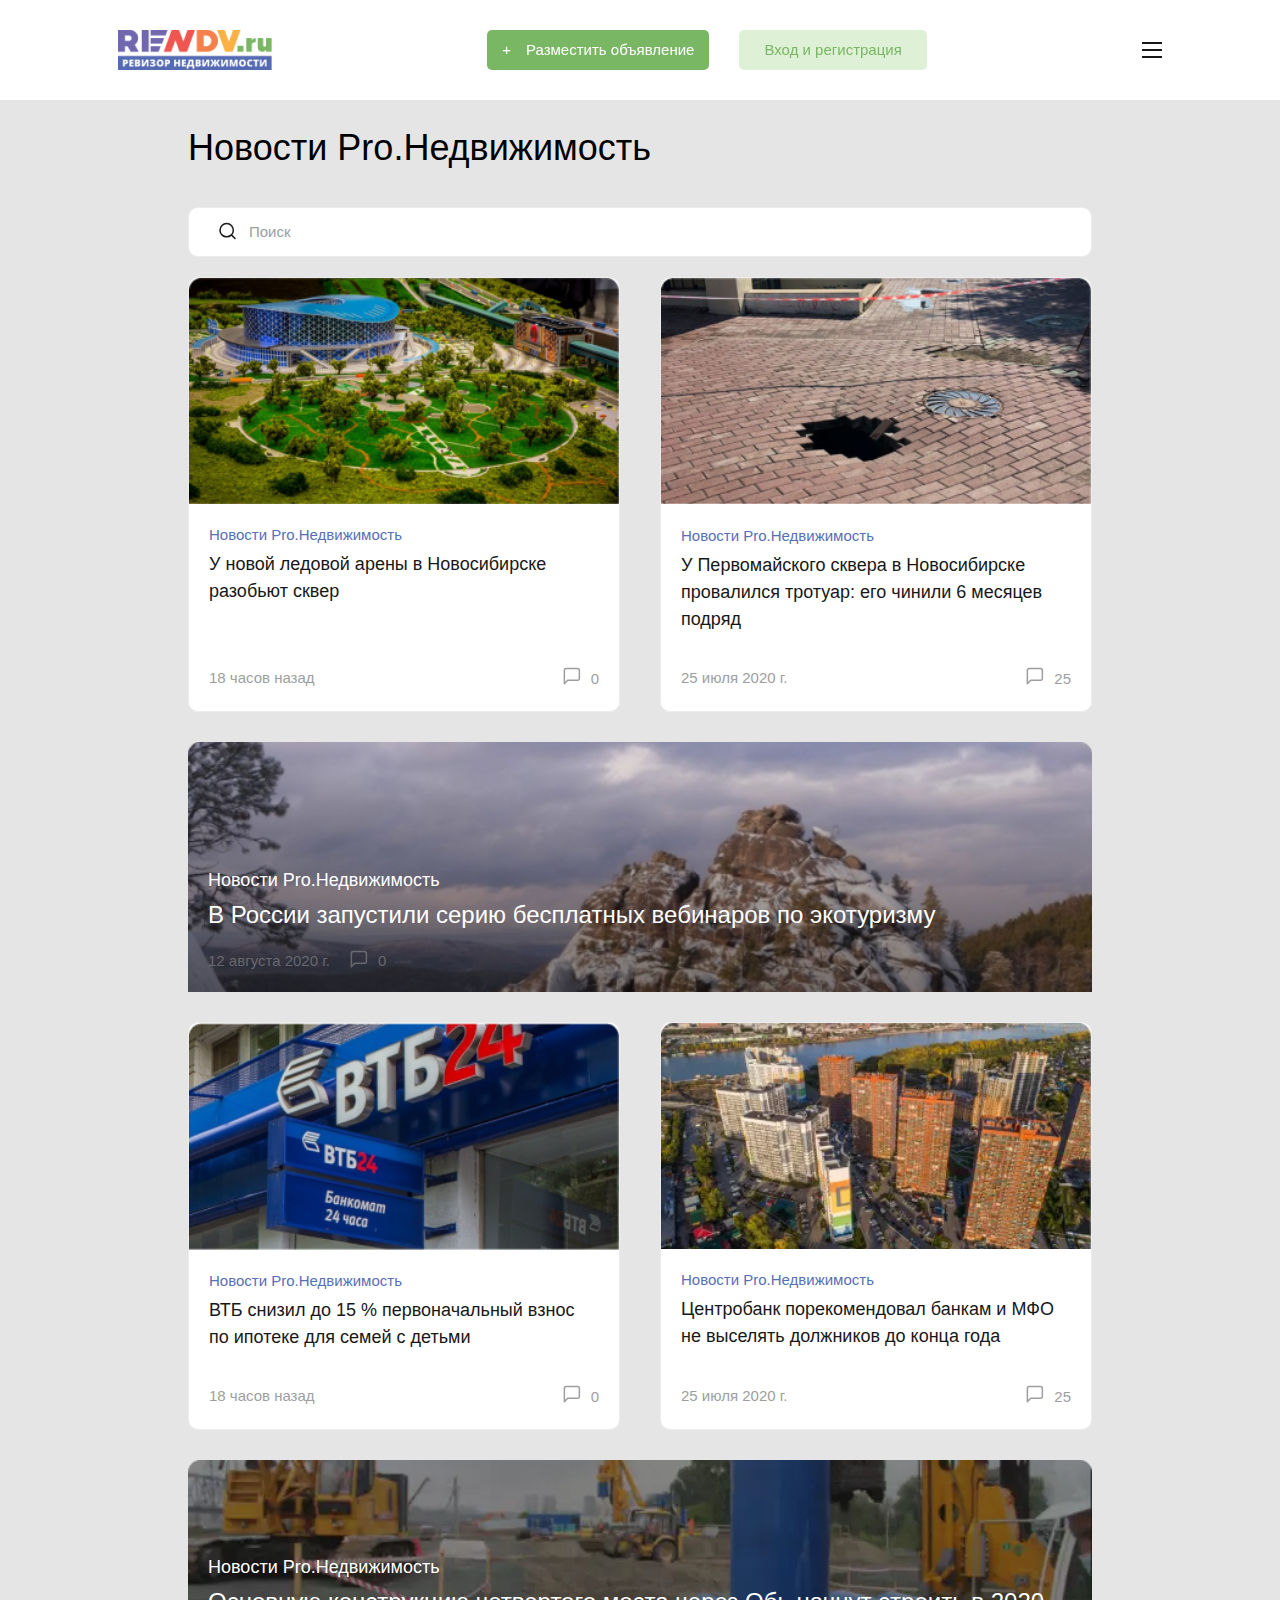
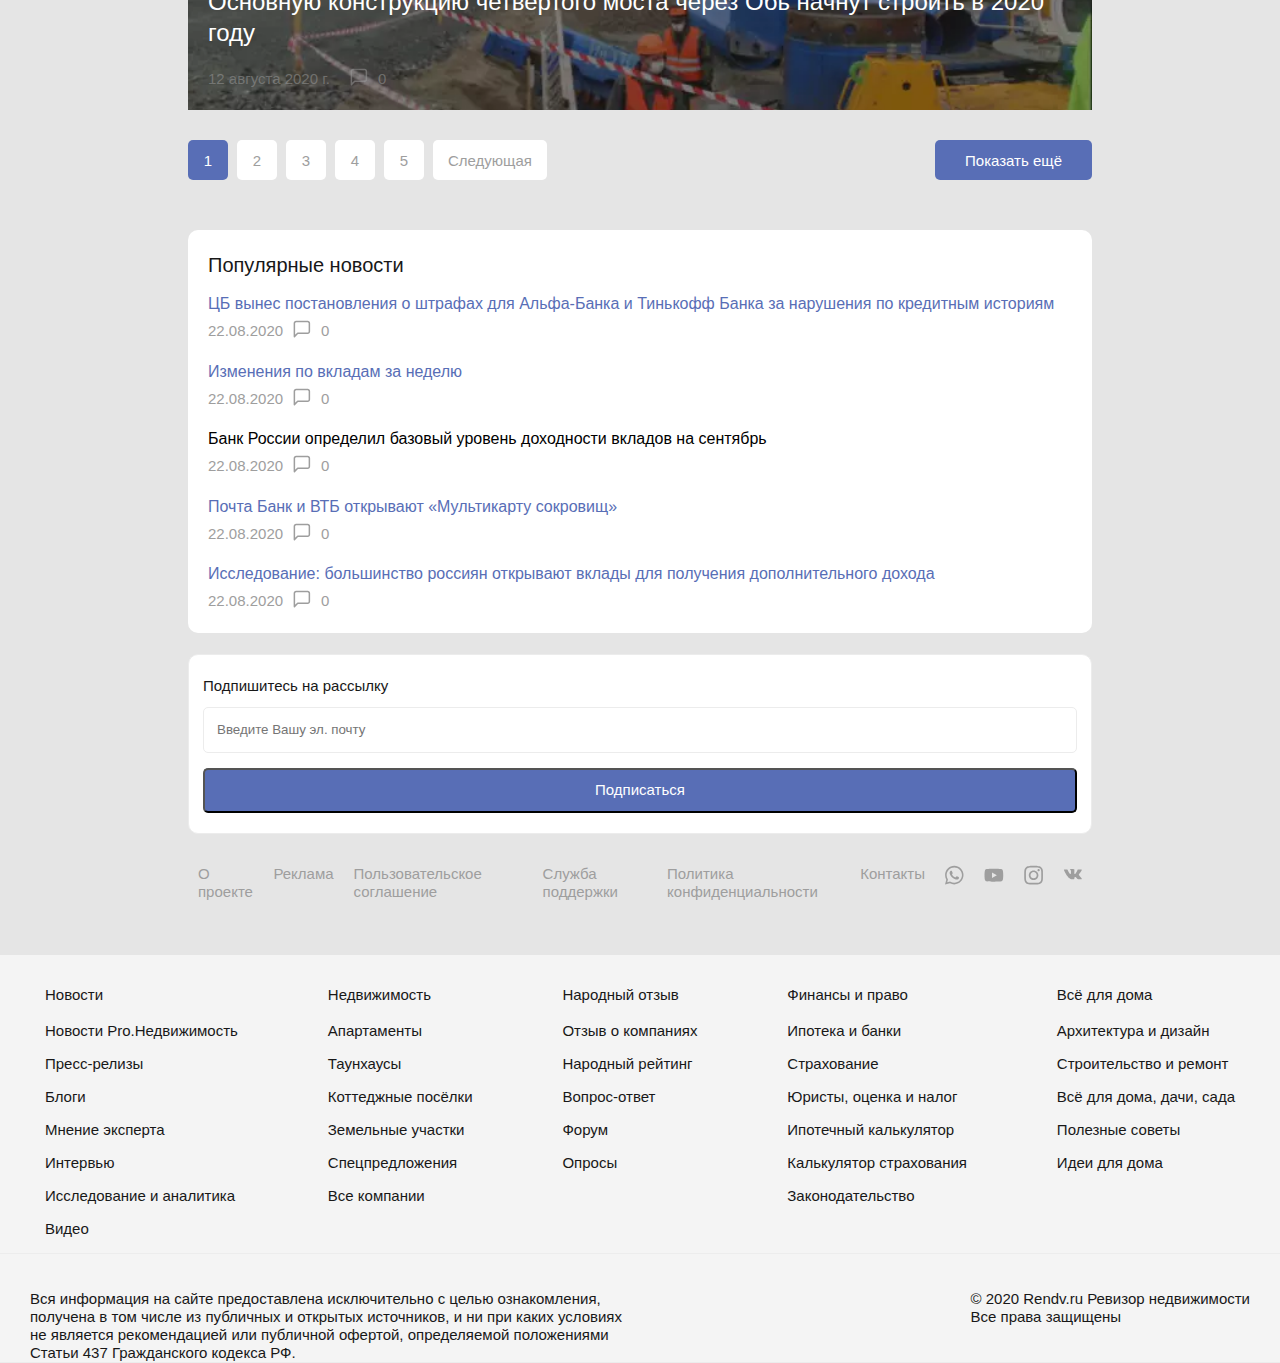
<file: index.html>
<!DOCTYPE html>
<html lang="en">

<head>
    <meta charset="UTF-8">
    <meta http-equiv="X-UA-Compatible" content="IE=edge">
    <meta name="viewport" content="width=device-width, initial-scale=1.0">
    <link rel="stylesheet" href="css/main.css">
    <title>Rendv</title>
</head>

<body>
    <div class="wrapper">
        <header class="header">
            <div class="header__content">
                <div class="header__row">
                    <div class="header__logo">
                        <img src="img/header/logo.png" alt="">
                    </div>
                    <div class="header__menu">
                        <ul class="header__list">
                            <li><a href="#" class="header__link">Недвижимость</a></li>
                            <li><a href="#" class="header__link">Финансы</a></li>
                            <li><a href="#" class="header__link">Рейтинг компаний</a></li>
                            <li><a href="#" class="header__link">Биржа услуг</a></li>
                            <li><a href="#" class="header__link">Новости</a></li>
                            <li><a href="#" class="header__link">Блоги</a></li>
                        </ul>
                    </div>

                    <div class="header__right">
                        <a href="#" class="header__add">
                            <span>Разместить объявление</span>
                        </a>
                        <a href="#" class="header__login">
                            Вход и регистрация
                        </a>
                    </div>
                    <div class="header__burger">
                        <span></span>
                    </div>
                </div>
            </div>
        </header>
        <main class="main">
            <div class="container">
                <div class="main__content">
                    <div class="main__title title">
                        <span>Новости Pro.Недвижимость</span>
                    </div>
                    <div class="main__row">
                        <div class="main__left">
                            <nav class="sidebar">
                                <div class="sidebar__header">
                                    <span>Статьи</span>
                                </div>
                                <div class="sidebar__split"></div>
                                <div class="sidebar__news">
                                    <span> Новости Pro.Недвижимость
                                    </span>
                                </div>
                                <ul class="sidebar__list">
                                    <li><a href="#" class="sidebar__link">Пресс-релизы</a></li>
                                    <li><a href="#" class="sidebar__link">Антикризис</a></li>
                                    <li><a href="#" class="sidebar__link">Новостройки</a></li>
                                    <li><a href="#" class="sidebar__link">Вторичка</a></li>
                                    <li><a href="#" class="sidebar__link">Загородная</a></li>
                                    <li><a href="#" class="sidebar__link">Коммерческая</a></li>
                                    <li><a href="#" class="sidebar__link">Аренда</a></li>
                                    <li><a href="#" class="sidebar__link">Ипотека</a></li>
                                    <li><a href="#" class="sidebar__link">Дизайн и ремонт</a></li>
                                    <li><a href="#" class="sidebar__link">Город</a></li>
                                    <li><a href="expert.html" class="sidebar__link">Мнение эксперта</a></li>
                                    <li><a href="#" class="sidebar__link">Интервью</a></li>
                                </ul>
                                <div class="sidebar__split"></div>
                                <div class="sidebar__blog">
                                    <span>Блог</span>
                                </div>
                                <div class="sidebar__reviews">
                                    <span>Отзывы</span>
                                </div>
                                <div class="sidebar__rating">
                                    <span>Рейтинг авторов</span>
                                </div>
                                <div class="sidebar__video">
                                    <span>Видео</span>
                                </div>
                                <div class="sidebar__questions">
                                    <span>Вопросы</span>
                                </div>
                            </nav>
                        </div>
                        <div class="main__center">
                            <div class="main__articles">
                                <div class="main__rows">
                                    <div class="main__article article">
                                        <div class="article__image">
                                            <img src="img/news/Rectangle145.webp" alt="">
                                        </div>
                                        <div class="article__body">
                                            <div class="article__title">
                                                Новости Pro.Недвижимость
                                            </div>
                                            <div class="article__header">
                                                У новой ледовой арены в Новосибирске разобьют сквер
                                            </div>
                                        </div>
                                        <div class="article__row">
                                            <div class="article__date date">
                                                <span>18 часов назад</span>
                                            </div>
                                            <div class="article__comments comments">
                                                <span>0</span>
                                            </div>
                                        </div>
                                    </div>
                                    <div class="main__article article">
                                        <div class="article__image">
                                            <img src="img/news/Rectangle146.webp" alt="">
                                        </div>
                                        <div class="article__body">
                                            <div class="article__title">
                                                Новости Pro.Недвижимость
                                            </div>
                                            <div class="article__header">
                                                У Первомайского сквера в Новосибирске провалился тротуар: его чинили 6 месяцев подряд
                                            </div>
                                        </div>
                                        <div class="article__row">
                                            <div class="article__date date">
                                                <span>25 июля 2020 г.</span>
                                            </div>
                                            <div class="article__comments comments">
                                                <span>25</span>
                                            </div>
                                        </div>
                                    </div>
                                </div>
                                <div class="main__wide wide" style="background: url('img/news/Rectangle147.webp') 0 0 no-repeat; background-size: cover;">
                                    <div class="wide__content">
                                        <div class="wide__title">
                                            <span>Новости Pro.Недвижимость</span>
                                        </div>
                                        <div class="wide__header">
                                            <span>
                                            В России запустили серию бесплатных вебинаров по экотуризму
                                        </span>
                                        </div>
                                        <div class="wide__row">
                                            <div class="wide__date date">
                                                <span>12 августа 2020 г.</span>
                                            </div>
                                            <div class="wide__comments comments">
                                                <span>0</span>
                                            </div>
                                        </div>
                                    </div>
                                </div>
                                <div class="main__rows">
                                    <div class="main__article article">
                                        <div class="article__image">
                                            <img src="img/news/Rectangle148.webp" alt="">
                                        </div>
                                        <div class="article__body">
                                            <div class="article__title">
                                                Новости Pro.Недвижимость
                                            </div>
                                            <div class="article__header">
                                                ВТБ снизил до 15 % первоначальный взнос по ипотеке для семей с детьми
                                            </div>
                                        </div>
                                        <div class="article__row">
                                            <div class="article__date date">
                                                <span>18 часов назад</span>
                                            </div>
                                            <div class="article__comments comments">
                                                <span>0</span>
                                            </div>
                                        </div>
                                    </div>
                                    <div class="main__article article">
                                        <div class="article__image">
                                            <img src="img/news/Rectangle149.webp" alt="">
                                        </div>
                                        <div class="article__body">
                                            <div class="article__title">
                                                Новости Pro.Недвижимость
                                            </div>
                                            <div class="article__header">
                                                Центробанк порекомендовал банкам и МФО не выселять должников до конца года
                                            </div>
                                        </div>
                                        <div class="article__row">
                                            <div class="article__date date">
                                                <span>25 июля 2020 г.</span>
                                            </div>
                                            <div class="article__comments comments">
                                                <span>25</span>
                                            </div>
                                        </div>
                                    </div>
                                </div>
                                <div class="main__wide wide" style="background: url('img/news/Rectangle150.webp') 0 0 no-repeat; background-size: cover;">
                                    <div class="wide__content">
                                        <div class="wide__title">
                                            <span>Новости Pro.Недвижимость</span>
                                        </div>
                                        <div class="wide__header">
                                            <span>
                                                Основную конструкцию четвертого моста
                                                через Обь начнут строить в 2020 году
                                        </span>
                                        </div>
                                        <div class="wide__row">
                                            <div class="wide__date date">
                                                <span>12 августа 2020 г.</span>
                                            </div>
                                            <div class="wide__comments comments">
                                                <span>0</span>
                                            </div>
                                        </div>
                                    </div>
                                </div>
                            </div>
                            <div class="main__pages pages">
                                <div class="pages__row">
                                    <div class="pages__num">
                                        <ul class="pages__list">
                                            <li class="active"><a href="#" class="pages__link ">1</a></li>
                                            <li><a href="#" class="pages__link">2</a></li>
                                            <li><a href="#" class="pages__link">3</a></li>
                                            <li><a href="#" class="pages__link">4</a></li>
                                            <li><a href="#" class="pages__link">5</a></li>
                                            <li><a href="#" class="pages__link">Следующая</a></li>
                                        </ul>
                                    </div>
                                    <div class="pages__more">
                                        <a href="#"> Показать ещё</a>
                                    </div>
                                </div>
                            </div>
                        </div>
                        <div class="main__right">
                            <div class="right__search">
                                <input type="search" name="search" placeholder="Поиск">
                            </div>
                            <div class="right__content">
                                <div class="news">
                                    <div class="news__title">
                                        Популярные новости
                                    </div>
                                    <div class="news__content">
                                        <div class="news__item">
                                            <div class="news__header blue">
                                                ЦБ вынес постановления о штрафах для Альфа-Банка и Тинькофф Банка за нарушения по кредитным историям
                                            </div>
                                            <div class="news__row">
                                                <div class="news__date date">
                                                    <span>22.08.2020</span>
                                                </div>
                                                <div class="news__comments comments">
                                                    <span>0</span>
                                                </div>
                                            </div>
                                        </div>
                                        <div class="news__item">
                                            <div class="news__header blue">
                                                Изменения по вкладам за неделю
                                            </div>
                                            <div class="news__row">
                                                <div class="news__date date">
                                                    <span>22.08.2020</span>
                                                </div>
                                                <div class="news__comments comments">
                                                    <span>0</span>
                                                </div>
                                            </div>
                                        </div>
                                        <div class="news__item">
                                            <div class="news__header">
                                                Банк России определил базовый уровень доходности вкладов на сентябрь
                                            </div>
                                            <div class="news__row">
                                                <div class="news__date date">
                                                    <span>22.08.2020</span>
                                                </div>
                                                <div class="news__comments comments">
                                                    <span>0</span>
                                                </div>
                                            </div>
                                        </div>
                                        <div class="news__item">
                                            <div class="news__header blue">
                                                ​Почта Банк и ВТБ открывают «Мультикарту сокровищ»
                                            </div>
                                            <div class="news__row">
                                                <div class="news__date date">
                                                    <span>22.08.2020</span>
                                                </div>
                                                <div class="news__comments comments">
                                                    <span>0</span>
                                                </div>
                                            </div>
                                        </div>
                                        <div class="news__item">
                                            <div class="news__header blue">
                                                Исследование: большинство россиян открывают вклады для получения дополнительного дохода
                                            </div>
                                            <div class="news__row">
                                                <div class="news__date date">
                                                    <span>22.08.2020</span>
                                                </div>
                                                <div class="news__comments comments">
                                                    <span>0</span>
                                                </div>
                                            </div>
                                        </div>
                                    </div>
                                </div>
                            </div>
                            <div class="email">
                                <div class="email__content">
                                    <div class="email__title">
                                        Подпишитесь на рассылку
                                    </div>
                                    <form>
                                        <input type="email" name="email" placeholder="Введите Вашу эл. почту">
                                        <input type="submit" value="Подписаться">
                                    </form>
                                </div>
                                <div class="email__push">
                                    <span>Вы успешно подписаны!</span>
                                </div>
                            </div>
                        </div>
                    </div>
                    <div class="main__bottom bottom">
                        <a class="full" href="#">Полная версия</a>
                        <div class="bottom__row">
                            <div class="bottom__logo">
                                <img src="img/header/logo.png" alt="">
                            </div>
                            <ul class="bottom__list">
                                <li><a href="#" class="bottom__link">О проекте</a></li>
                                <li><a href="#" class="bottom__link">Реклама</a></li>
                                <li><a href="#" class="bottom__link">Пользовательское соглашение</a></li>
                                <li><a href="#" class="bottom__link">Служба поддержки</a></li>
                                <li><a href="#" class="bottom__link">Политика конфиденциальности</a></li>
                                <li><a href="#" class="bottom__link">Контакты</a></li>
                            </ul>
                            <div class="bottom__social">
                                <img src="img/social/Vector.svg" alt="">
                                <img src="img/social/Vector-1.svg" alt="">
                                <img src="img/social/Vector-2.svg" alt="">
                                <img src="img/social/Vector-3.svg" alt="">
                            </div>
                        </div>
                    </div>
                </div>
            </div>
        </main>
        <footer class="footer">
            <div class="footer__wrapper">
                <div class="footer__row">
                    <div class="footer__item">
                        <div class="footer__header">
                            <span>Новости</span>
                        </div>
                        <ul class="footer__list">
                            <li><a href="#" class="footer__link">Новости Pro.Недвижимость</a></li>
                            <li><a href="#" class="footer__link">Пресс-релизы</a></li>
                            <li><a href="#" class="footer__link">Блоги</a></li>
                            <li><a href="#" class="footer__link">Мнение эксперта</a></li>
                            <li><a href="#" class="footer__link">Интервью</a></li>
                            <li><a href="#" class="footer__link">Исследование и аналитика</a></li>
                            <li><a href="#" class="footer__link">Видео</a></li>
                        </ul>
                    </div>
                    <div class="footer__item">
                        <div class="footer__header">
                            <span>Недвижимость</span>
                        </div>
                        <ul class="footer__list">
                            <li><a href="#" class="footer__link">Апартаменты</a></li>
                            <li><a href="#" class="footer__link">Таунхаусы</a></li>
                            <li><a href="#" class="footer__link">Коттеджные посёлки</a></li>
                            <li><a href="#" class="footer__link">Земельные участки</a></li>
                            <li><a href="#" class="footer__link">Спецпредложения</a></li>
                            <li><a href="#" class="footer__link">Все компании</a></li>
                        </ul>
                    </div>
                    <div class="footer__item">
                        <div class="footer__header">
                            <span>Народный отзыв</span>
                        </div>
                        <ul class="footer__list">
                            <li><a href="#" class="footer__link">Отзыв о компаниях</a></li>
                            <li><a href="#" class="footer__link">Народный рейтинг</a></li>
                            <li><a href="#" class="footer__link">Вопрос-ответ</a></li>
                            <li><a href="#" class="footer__link">Форум</a></li>
                            <li><a href="#" class="footer__link">Опросы</a></li>
                        </ul>
                    </div>
                    <div class="footer__item">
                        <div class="footer__header">
                            <span>Финансы и право</span>
                        </div>
                        <ul class="footer__list">
                            <li><a href="#" class="footer__link">Ипотека и банки</a></li>
                            <li><a href="#" class="footer__link">Страхование</a></li>
                            <li><a href="#" class="footer__link">Юристы, оценка и налог</a></li>
                            <li><a href="#" class="footer__link">Ипотечный калькулятор</a></li>
                            <li><a href="#" class="footer__link">Калькулятор страхования</a></li>
                            <li><a href="#" class="footer__link">Законодательство</a></li>
                        </ul>
                    </div>
                    <div class="footer__item">
                        <div class="footer__header">
                            <span>Всё для дома</span>
                        </div>
                        <ul class="footer__list">
                            <li><a href="#" class="footer__link">Архитектура и дизайн</a></li>
                            <li><a href="#" class="footer__link">Строительство и ремонт</a></li>
                            <li><a href="#" class="footer__link">Всё для дома, дачи, сада</a></li>
                            <li><a href="#" class="footer__link">Полезные советы</a></li>
                            <li><a href="#" class="footer__link">Идеи для дома</a></li>
                        </ul>
                    </div>
                </div>
                <div class="footer__split"></div>
                <div class="footer__bottom">
                    <div class="footer__text">
                        Вся информация на сайте предоставлена исключительно с целью ознакомления, получена в том числе из публичных и открытых источников, и ни при каких условиях не является рекомендацией или публичной офертой, определяемой положениями Статьи 437 Гражданского
                        кодекса РФ.
                    </div>
                    <div class="footer__copyright">
                        <span id="copyright">© 2020 Rendv.ru</span><span> Ревизор недвижимости</span>
                        <br>
                        <span>Все права защищены</span>
                    </div>
                </div>
            </div>
        </footer>
    </div>
    <script src="js/jquery-3.6.0.min.js "></script>
    <script src="js/main.js "></script>
</body>

</html>
</file>
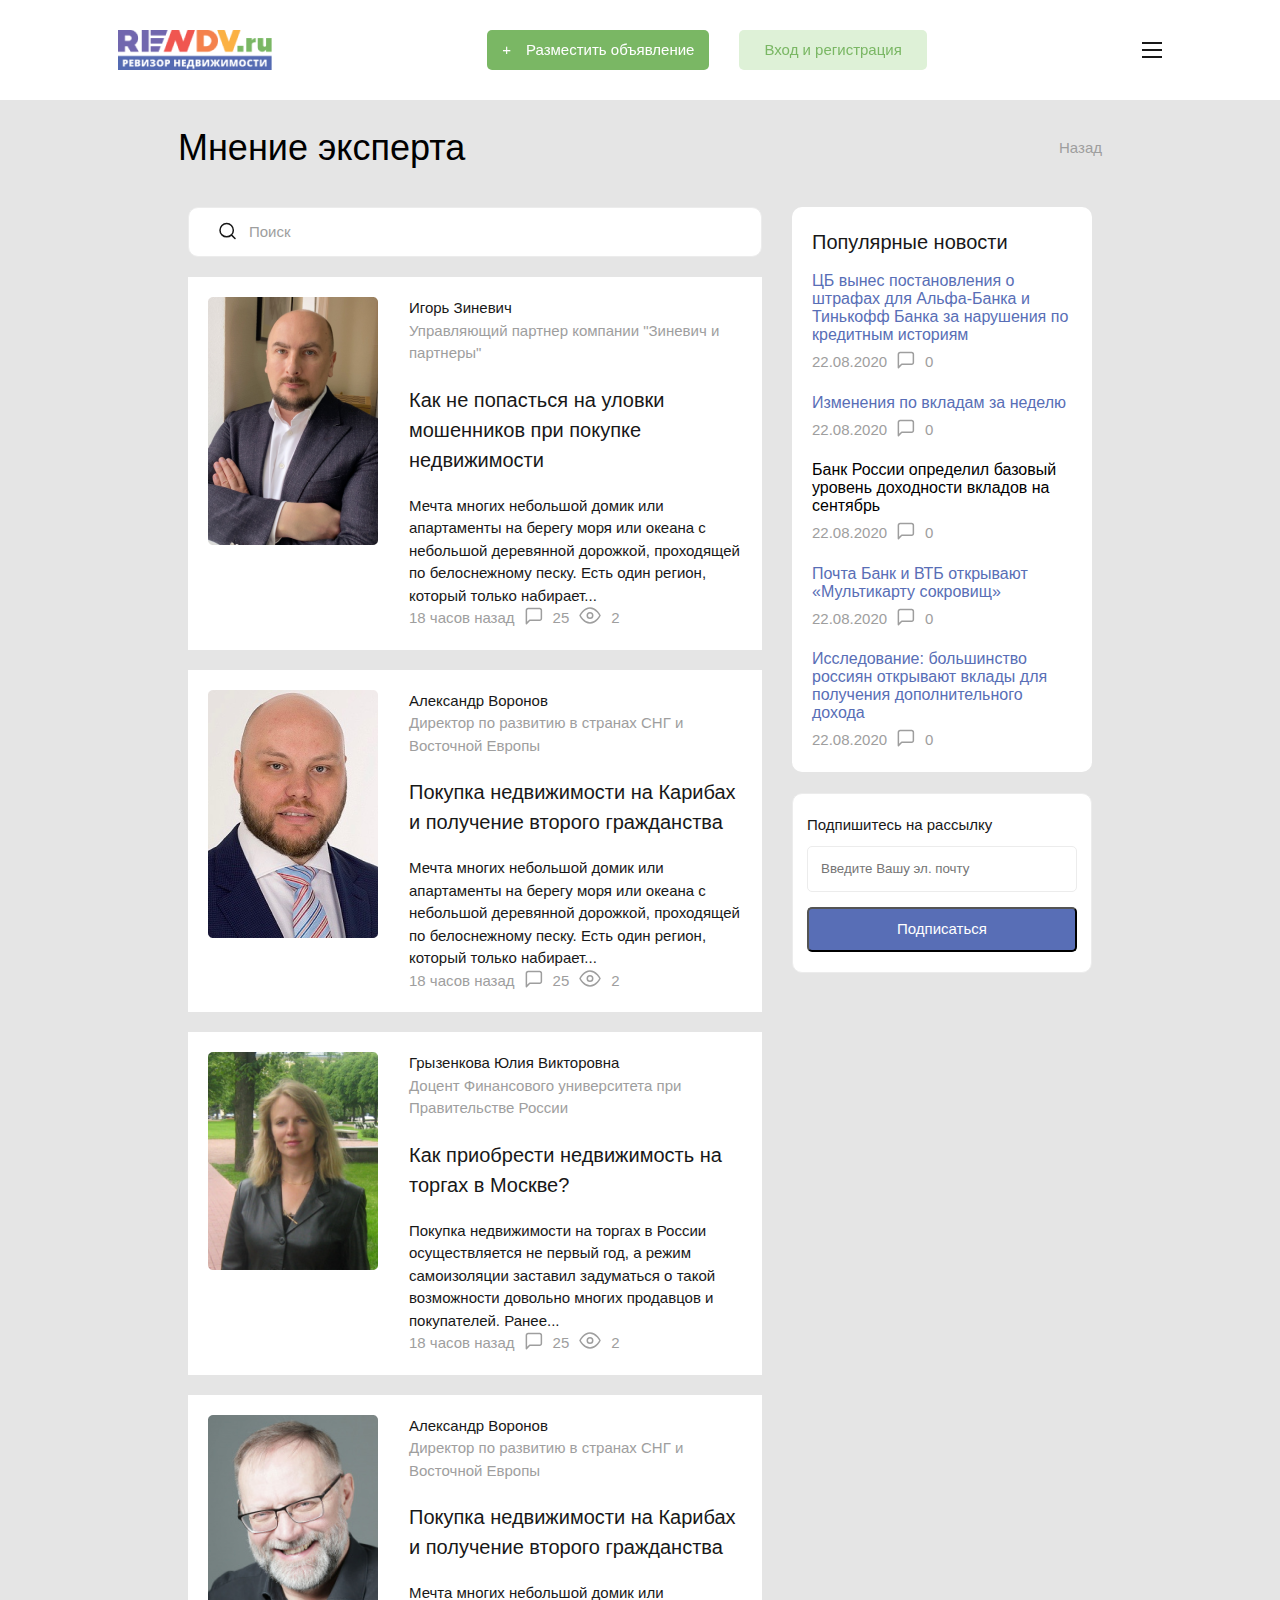
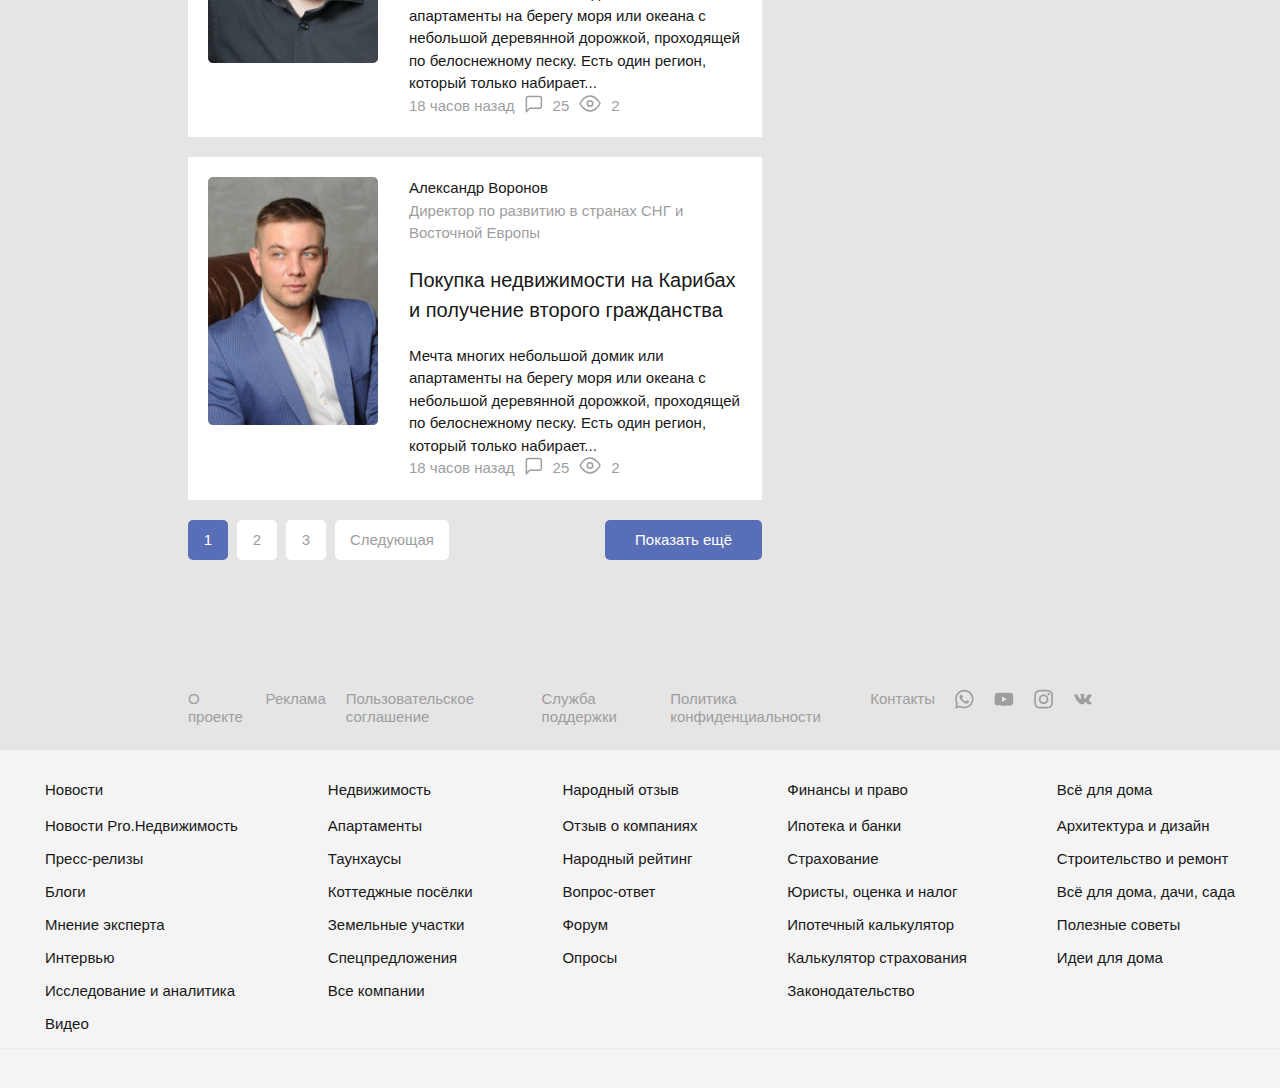
<file: expert.html>
<!DOCTYPE html>
<html lang="ru">

<head>
    <meta charset="UTF-8">
    <meta http-equiv="X-UA-Compatible" content="IE=edge">
    <meta name="viewport" content="width=device-width, initial-scale=1.0">
    <link rel="stylesheet" href="css/main.css">
    <title>Мнение эксперта</title>
</head>

<body>
    <div class="wrapper">
        <header class="header">
            <div class="header__content">
                <div class="header__row">
                    <div class="header__logo">
                        <img src="img/header/logo.png" alt="">
                    </div>
                    <div class="header__menu">
                        <ul class="header__list">
                            <li><a href="#" class="header__link">Недвижимость</a></li>
                            <li><a href="#" class="header__link">Финансы</a></li>
                            <li><a href="#" class="header__link">Рейтинг компаний</a></li>
                            <li><a href="#" class="header__link">Биржа услуг</a></li>
                            <li><a href="index.html" class="header__link">Новости</a></li>
                            <li><a href="#" class="header__link">Блоги</a></li>
                            <li><a href="#" class="header__link">Мнение эксперта</a></li>
                        </ul>
                    </div>

                    <div class="header__right">
                        <a href="#" class="header__add">
                            <span>Разместить объявление</span>
                        </a>
                        <a href="#" class="header__login">
                            Вход и регистрация
                        </a>
                    </div>
                    <div class="header__burger">
                        <span></span>
                    </div>
                </div>
            </div>
        </header>
        <main class="main">
            <div class="container">
                <div class="main__title title expert__title">
                    <span>Мнение эксперта</span>
                    <a href="index.html" class="expert__back">Назад</a>
                </div>
                <div class="main__content row">
                    <div class="main__row">
                        <div class="main__left left">
                            <nav class="sidebar">
                                <div class="sidebar__header">
                                    <span>Статьи</span>
                                </div>
                                <div class="sidebar__split"></div>
                                <div class="sidebar__news">
                                    <span> Новости Pro.Недвижимость
                                    </span>
                                </div>
                                <ul class="sidebar__list">
                                    <li><a href="#" class="sidebar__link">Пресс-релизы</a></li>
                                    <li><a href="#" class="sidebar__link">Антикризис</a></li>
                                    <li><a href="#" class="sidebar__link">Новостройки</a></li>
                                    <li><a href="#" class="sidebar__link">Вторичка</a></li>
                                    <li><a href="#" class="sidebar__link">Загородная</a></li>
                                    <li><a href="#" class="sidebar__link">Коммерческая</a></li>
                                    <li><a href="#" class="sidebar__link">Аренда</a></li>
                                    <li><a href="#" class="sidebar__link">Ипотека</a></li>
                                    <li><a href="#" class="sidebar__link">Дизайн и ремонт</a></li>
                                    <li><a href="#" class="sidebar__link">Город</a></li>
                                    <li><a href="#" class="sidebar__link">Мнение эксперта</a></li>
                                    <li><a href="#" class="sidebar__link">Интервью</a></li>
                                </ul>
                                <div class="sidebar__split"></div>
                                <div class="sidebar__blog">
                                    <span>Блог</span>
                                </div>
                                <div class="sidebar__reviews">
                                    <span>Отзывы</span>
                                </div>
                                <div class="sidebar__rating">
                                    <span>Рейтинг авторов</span>
                                </div>
                                <div class="sidebar__video">
                                    <span>Видео</span>
                                </div>
                                <div class="sidebar__questions">
                                    <span>Вопросы</span>
                                </div>
                            </nav>
                        </div>
                        <div class="main__center expert center">
                            <div class="expert__wrapper">
                                <div class="expert__items">
                                    <div class="expert__item">
                                        <div class="expert__photo">
                                            <img src="img/expert/image0.png" alt="">
                                        </div>
                                        <div class="expert__content">
                                            <div class="expert__top">
                                                <div class="expert__name">
                                                    Игорь Зиневич
                                                </div>
                                                <div class="expert__position">
                                                    Управляющий партнер компании "Зиневич и партнеры"
                                                </div>
                                                <div class="expert__h">
                                                    Как не попасться на уловки мошенников при покупке недвижимости
                                                </div>
                                                <div class="expert__text">
                                                    Мечта многих небольшой домик или апартаменты на берегу моря или океана с небольшой деревянной дорожкой, проходящей по белоснежному песку. Есть один регион, который только набирает...
                                                </div>
                                            </div>
                                            <div class="expert__bottom">
                                                <div class="expert__row">
                                                    <div class="expert__date date">
                                                        <span>18 часов назад</span>
                                                    </div>
                                                    <div class="expert__comments comments">
                                                        <span>25</span>
                                                    </div>
                                                    <div class="expert__views views">
                                                        <span>2</span>
                                                    </div>
                                                </div>
                                            </div>
                                        </div>
                                    </div>
                                    <div class="expert__item">
                                        <div class="expert__photo">
                                            <img src="img/expert/image1.png" alt="">
                                        </div>
                                        <div class="expert__content">
                                            <div class="expert__top">
                                                <div class="expert__name">
                                                    Александр Воронов
                                                </div>
                                                <div class="expert__position">
                                                    Директор по развитию в странах СНГ и Восточной Европы
                                                </div>
                                                <div class="expert__h">
                                                    Покупка недвижимости на Карибах и получение второго гражданства
                                                </div>
                                                <div class="expert__text">
                                                    Мечта многих небольшой домик или апартаменты на берегу моря или океана с небольшой деревянной дорожкой, проходящей по белоснежному песку. Есть один регион, который только набирает...
                                                </div>
                                            </div>
                                            <div class="expert__bottom">
                                                <div class="expert__row">
                                                    <div class="expert__date date">
                                                        <span>18 часов назад</span>
                                                    </div>
                                                    <div class="expert__comments comments">
                                                        <span>25</span>
                                                    </div>
                                                    <div class="expert__views views">
                                                        <span>2</span>
                                                    </div>
                                                </div>
                                            </div>
                                        </div>
                                    </div>
                                    <div class="expert__item">
                                        <div class="expert__photo">
                                            <img src="img/expert/image1-3.png" alt="">
                                        </div>
                                        <div class="expert__content">
                                            <div class="expert__top">
                                                <div class="expert__name">
                                                    Грызенкова Юлия Викторовна
                                                </div>
                                                <div class="expert__position">
                                                    Доцент Финансового университета при Правительстве России
                                                </div>
                                                <div class="expert__h">
                                                    Как приобрести недвижимость на торгах в Москве?
                                                </div>
                                                <div class="expert__text">
                                                    Покупка недвижимости на торгах в России осуществляется не первый год, а режим самоизоляции заставил задуматься о такой возможности довольно многих продавцов и покупателей. Ранее...
                                                </div>
                                            </div>
                                            <div class="expert__bottom">
                                                <div class="expert__row">
                                                    <div class="expert__date date">
                                                        <span>18 часов назад</span>
                                                    </div>
                                                    <div class="expert__comments comments">
                                                        <span>25</span>
                                                    </div>
                                                    <div class="expert__views views">
                                                        <span>2</span>
                                                    </div>
                                                </div>
                                            </div>
                                        </div>
                                    </div>
                                    <div class="expert__item">
                                        <div class="expert__photo">
                                            <img src="img/expert/image1-1.png" alt="">
                                        </div>
                                        <div class="expert__content">
                                            <div class="expert__top">
                                                <div class="expert__name">
                                                    Александр Воронов
                                                </div>
                                                <div class="expert__position">
                                                    Директор по развитию в странах СНГ и Восточной Европы
                                                </div>
                                                <div class="expert__h">
                                                    Покупка недвижимости на Карибах и получение второго гражданства
                                                </div>
                                                <div class="expert__text">
                                                    Мечта многих небольшой домик или апартаменты на берегу моря или океана с небольшой деревянной дорожкой, проходящей по белоснежному песку. Есть один регион, который только набирает...
                                                </div>
                                            </div>
                                            <div class="expert__bottom">
                                                <div class="expert__row">
                                                    <div class="expert__date date">
                                                        <span>18 часов назад</span>
                                                    </div>
                                                    <div class="expert__comments comments">
                                                        <span>25</span>
                                                    </div>
                                                    <div class="expert__views views">
                                                        <span>2</span>
                                                    </div>
                                                </div>
                                            </div>
                                        </div>
                                    </div>
                                    <div class="expert__item">
                                        <div class="expert__photo">
                                            <img src="img/expert/image1-2.png" alt="">
                                        </div>
                                        <div class="expert__content">
                                            <div class="expert__top">
                                                <div class="expert__name">
                                                    Александр Воронов
                                                </div>
                                                <div class="expert__position">
                                                    Директор по развитию в странах СНГ и Восточной Европы
                                                </div>
                                                <div class="expert__h">
                                                    Покупка недвижимости на Карибах и получение второго гражданства
                                                </div>
                                                <div class="expert__text">
                                                    Мечта многих небольшой домик или апартаменты на берегу моря или океана с небольшой деревянной дорожкой, проходящей по белоснежному песку. Есть один регион, который только набирает...
                                                </div>
                                            </div>
                                            <div class="expert__bottom">
                                                <div class="expert__row">
                                                    <div class="expert__date date">
                                                        <span>18 часов назад</span>
                                                    </div>
                                                    <div class="expert__comments comments">
                                                        <span>25</span>
                                                    </div>
                                                    <div class="expert__views views">
                                                        <span>2</span>
                                                    </div>
                                                </div>
                                            </div>
                                        </div>
                                    </div>
                                </div>
                                <div class="expert__pages pages">
                                    <div class="pages__row">
                                        <div class="pages__num">
                                            <ul class="pages__list">
                                                <li class="active"><a href="#" class="pages__link ">1</a></li>
                                                <li><a href="#" class="pages__link">2</a></li>
                                                <li><a href="#" class="pages__link">3</a></li>
                                                <li><a href="#" class="pages__link">Следующая</a></li>
                                            </ul>
                                        </div>
                                        <div class="pages__more">
                                            <a href="#"> Показать ещё</a>
                                        </div>
                                    </div>
                                </div>
                            </div>
                        </div>
                    </div>
                    <div class="main__right right">
                        <div class="right__search">
                            <input type="search" name="search" placeholder="Поиск">
                        </div>
                        <div class="right__content">
                            <div class="news">
                                <div class="news__title">
                                    Популярные новости
                                </div>
                                <div class="news__content">
                                    <div class="news__item">
                                        <div class="news__header blue">
                                            ЦБ вынес постановления о штрафах для Альфа-Банка и Тинькофф Банка за нарушения по кредитным историям
                                        </div>
                                        <div class="news__row">
                                            <div class="news__date date">
                                                <span>22.08.2020</span>
                                            </div>
                                            <div class="news__comments comments">
                                                <span>0</span>
                                            </div>
                                        </div>
                                    </div>
                                    <div class="news__item">
                                        <div class="news__header blue">
                                            Изменения по вкладам за неделю
                                        </div>
                                        <div class="news__row">
                                            <div class="news__date date">
                                                <span>22.08.2020</span>
                                            </div>
                                            <div class="news__comments comments">
                                                <span>0</span>
                                            </div>
                                        </div>
                                    </div>
                                    <div class="news__item">
                                        <div class="news__header">
                                            Банк России определил базовый уровень доходности вкладов на сентябрь
                                        </div>
                                        <div class="news__row">
                                            <div class="news__date date">
                                                <span>22.08.2020</span>
                                            </div>
                                            <div class="news__comments comments">
                                                <span>0</span>
                                            </div>
                                        </div>
                                    </div>
                                    <div class="news__item">
                                        <div class="news__header blue">
                                            ​Почта Банк и ВТБ открывают «Мультикарту сокровищ»
                                        </div>
                                        <div class="news__row">
                                            <div class="news__date date">
                                                <span>22.08.2020</span>
                                            </div>
                                            <div class="news__comments comments">
                                                <span>0</span>
                                            </div>
                                        </div>
                                    </div>
                                    <div class="news__item">
                                        <div class="news__header blue">
                                            Исследование: большинство россиян открывают вклады для получения дополнительного дохода
                                        </div>
                                        <div class="news__row">
                                            <div class="news__date date">
                                                <span>22.08.2020</span>
                                            </div>
                                            <div class="news__comments comments">
                                                <span>0</span>
                                            </div>
                                        </div>
                                    </div>
                                </div>
                            </div>
                        </div>
                        <div class="email">
                            <div class="email__content">
                                <div class="email__title">
                                    Подпишитесь на рассылку
                                </div>
                                <form id="form">
                                    <input type="email" name="email" placeholder="Введите Вашу эл. почту">
                                    <input type="submit" value="Подписаться">
                                </form>
                            </div>
                            <div class="email__push">
                                <span>Вы успешно подписаны!</span>
                            </div>
                        </div>
                    </div>
                </div>
                <div class="main__bottom bottom">
                    <a class="full" href="#">Полная версия</a>
                    <div class="bottom__row">
                        <div class="bottom__logo">
                            <img src="img/header/logo.png" alt="">
                        </div>
                        <ul class="bottom__list">
                            <li><a href="#" class="bottom__link">О проекте</a></li>
                            <li><a href="#" class="bottom__link">Реклама</a></li>
                            <li><a href="#" class="bottom__link">Пользовательское соглашение</a></li>
                            <li><a href="#" class="bottom__link">Служба поддержки</a></li>
                            <li><a href="#" class="bottom__link">Политика конфиденциальности</a></li>
                            <li><a href="#" class="bottom__link">Контакты</a></li>
                        </ul>
                        <div class="bottom__social">
                            <img src="img/social/Vector.svg" alt="">
                            <img src="img/social/Vector-1.svg" alt="">
                            <img src="img/social/Vector-2.svg" alt="">
                            <img src="img/social/Vector-3.svg" alt="">
                        </div>
                    </div>
                </div>
            </div>
        </main>
        <footer class="footer">
            <div class="footer__wrapper">
                <div class="footer__row">
                    <div class="footer__item">
                        <div class="footer__header">
                            <span>Новости</span>
                        </div>
                        <ul class="footer__list">
                            <li><a href="#" class="footer__link">Новости Pro.Недвижимость</a></li>
                            <li><a href="#" class="footer__link">Пресс-релизы</a></li>
                            <li><a href="#" class="footer__link">Блоги</a></li>
                            <li><a href="#" class="footer__link">Мнение эксперта</a></li>
                            <li><a href="#" class="footer__link">Интервью</a></li>
                            <li><a href="#" class="footer__link">Исследование и аналитика</a></li>
                            <li><a href="#" class="footer__link">Видео</a></li>
                        </ul>
                    </div>
                    <div class="footer__item">
                        <div class="footer__header">
                            <span>Недвижимость</span>
                        </div>
                        <ul class="footer__list">
                            <li><a href="#" class="footer__link">Апартаменты</a></li>
                            <li><a href="#" class="footer__link">Таунхаусы</a></li>
                            <li><a href="#" class="footer__link">Коттеджные посёлки</a></li>
                            <li><a href="#" class="footer__link">Земельные участки</a></li>
                            <li><a href="#" class="footer__link">Спецпредложения</a></li>
                            <li><a href="#" class="footer__link">Все компании</a></li>
                        </ul>
                    </div>
                    <div class="footer__item">
                        <div class="footer__header">
                            <span>Народный отзыв</span>
                        </div>
                        <ul class="footer__list">
                            <li><a href="#" class="footer__link">Отзыв о компаниях</a></li>
                            <li><a href="#" class="footer__link">Народный рейтинг</a></li>
                            <li><a href="#" class="footer__link">Вопрос-ответ</a></li>
                            <li><a href="#" class="footer__link">Форум</a></li>
                            <li><a href="#" class="footer__link">Опросы</a></li>
                        </ul>
                    </div>
                    <div class="footer__item">
                        <div class="footer__header">
                            <span>Финансы и право</span>
                        </div>
                        <ul class="footer__list">
                            <li><a href="#" class="footer__link">Ипотека и банки</a></li>
                            <li><a href="#" class="footer__link">Страхование</a></li>
                            <li><a href="#" class="footer__link">Юристы, оценка и налог</a></li>
                            <li><a href="#" class="footer__link">Ипотечный калькулятор</a></li>
                            <li><a href="#" class="footer__link">Калькулятор страхования</a></li>
                            <li><a href="#" class="footer__link">Законодательство</a></li>
                        </ul>
                    </div>
                    <div class="footer__item">
                        <div class="footer__header">
                            <span>Всё для дома</span>
                        </div>
                        <ul class="footer__list">
                            <li><a href="#" class="footer__link">Архитектура и дизайн</a></li>
                            <li><a href="#" class="footer__link">Строительство и ремонт</a></li>
                            <li><a href="#" class="footer__link">Всё для дома, дачи, сада</a></li>
                            <li><a href="#" class="footer__link">Полезные советы</a></li>
                            <li><a href="#" class="footer__link">Идеи для дома</a></li>
                        </ul>
                    </div>
                </div>
                <div class="footer__split"></div>
                <div class="footer__bottom">
                    <div class="footer__text">
                        Вся информация на сайте предоставлена исключительно с целью ознакомления, получена в том числе из публичных и открытых источников, и ни при каких условиях не является рекомендацией или публичной офертой, определяемой положениями Статьи 437 Гражданского
                        кодекса РФ.
                    </div>
                    <div class="footer__copyright">
                        <span id="copyright">© 2020 Rendv.ru</span><span> Ревизор недвижимости</span>
                        <br>
                        <span>Все права защищены</span>
                    </div>
                </div>
            </div>
        </footer>
    </div>
    <script src="js/jquery-3.6.0.min.js "></script>
    <script src="js/main.js "></script>
</body>

</html>
</file>
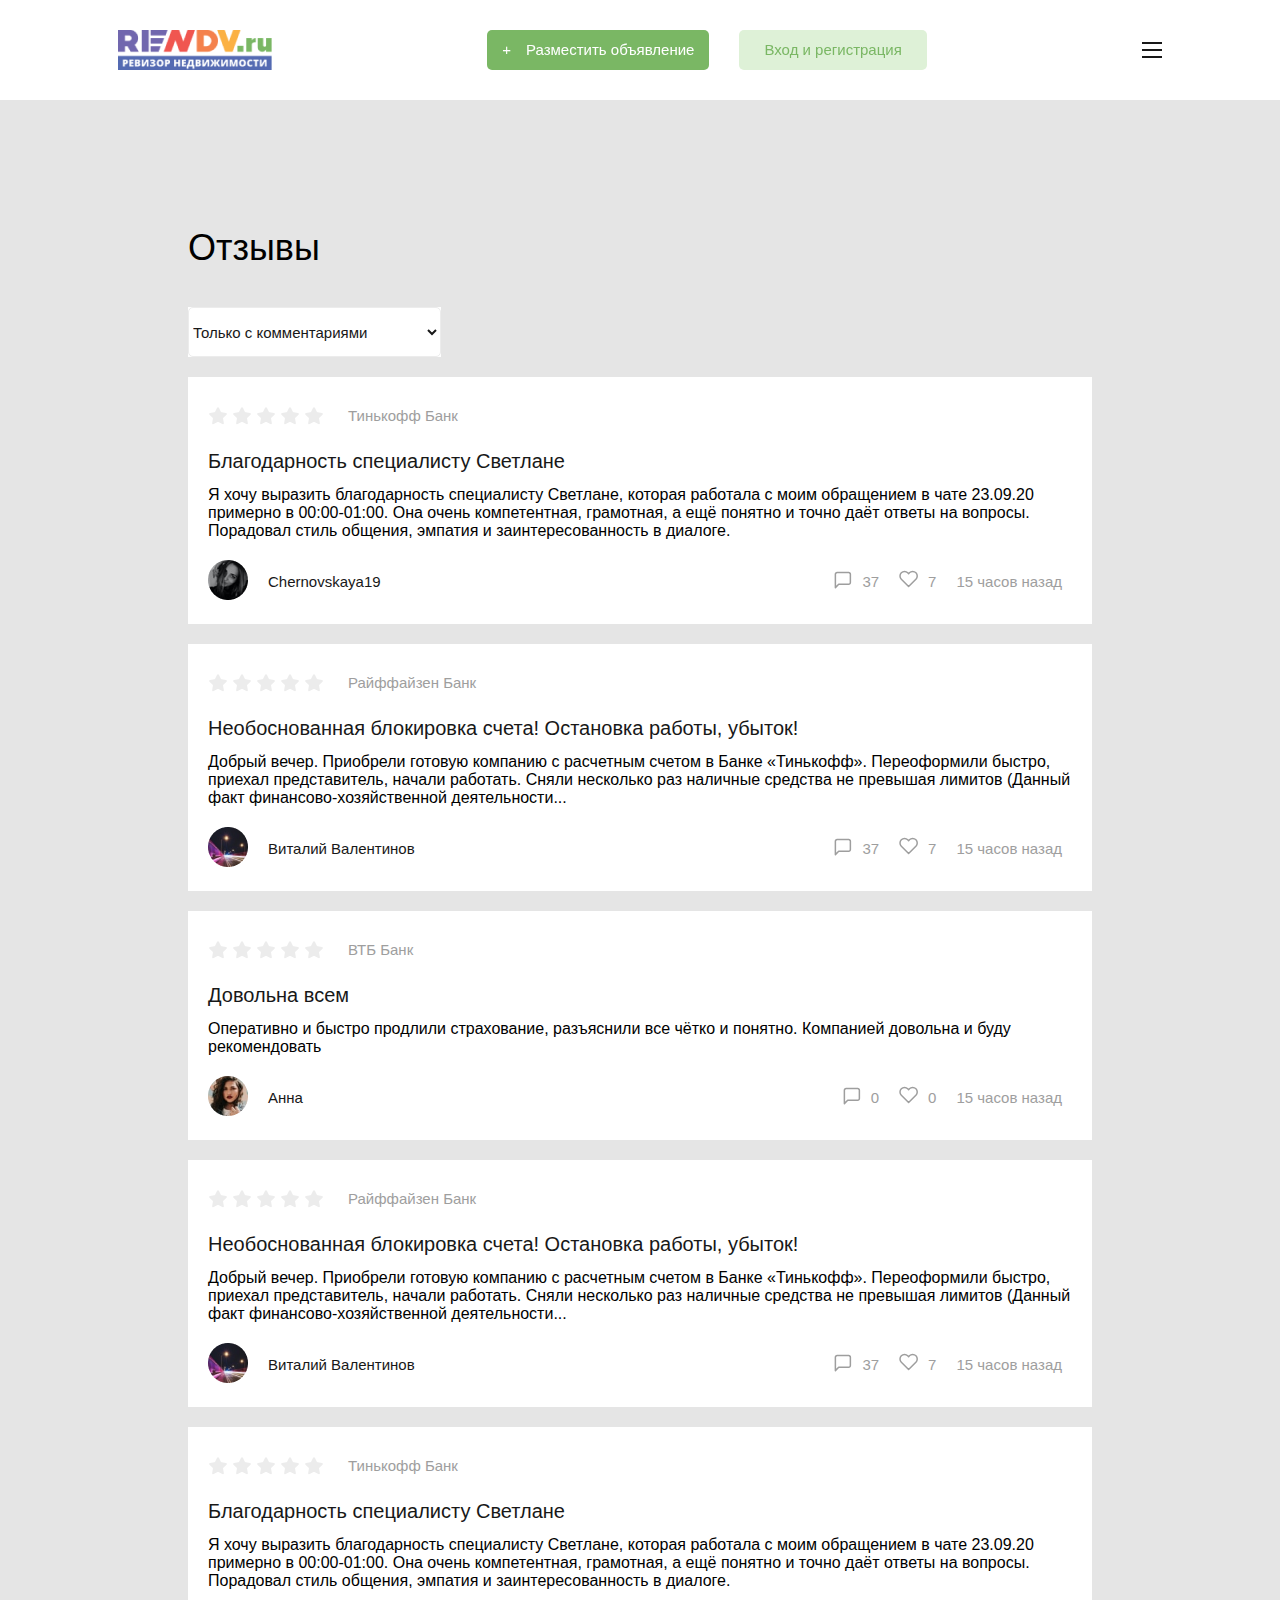
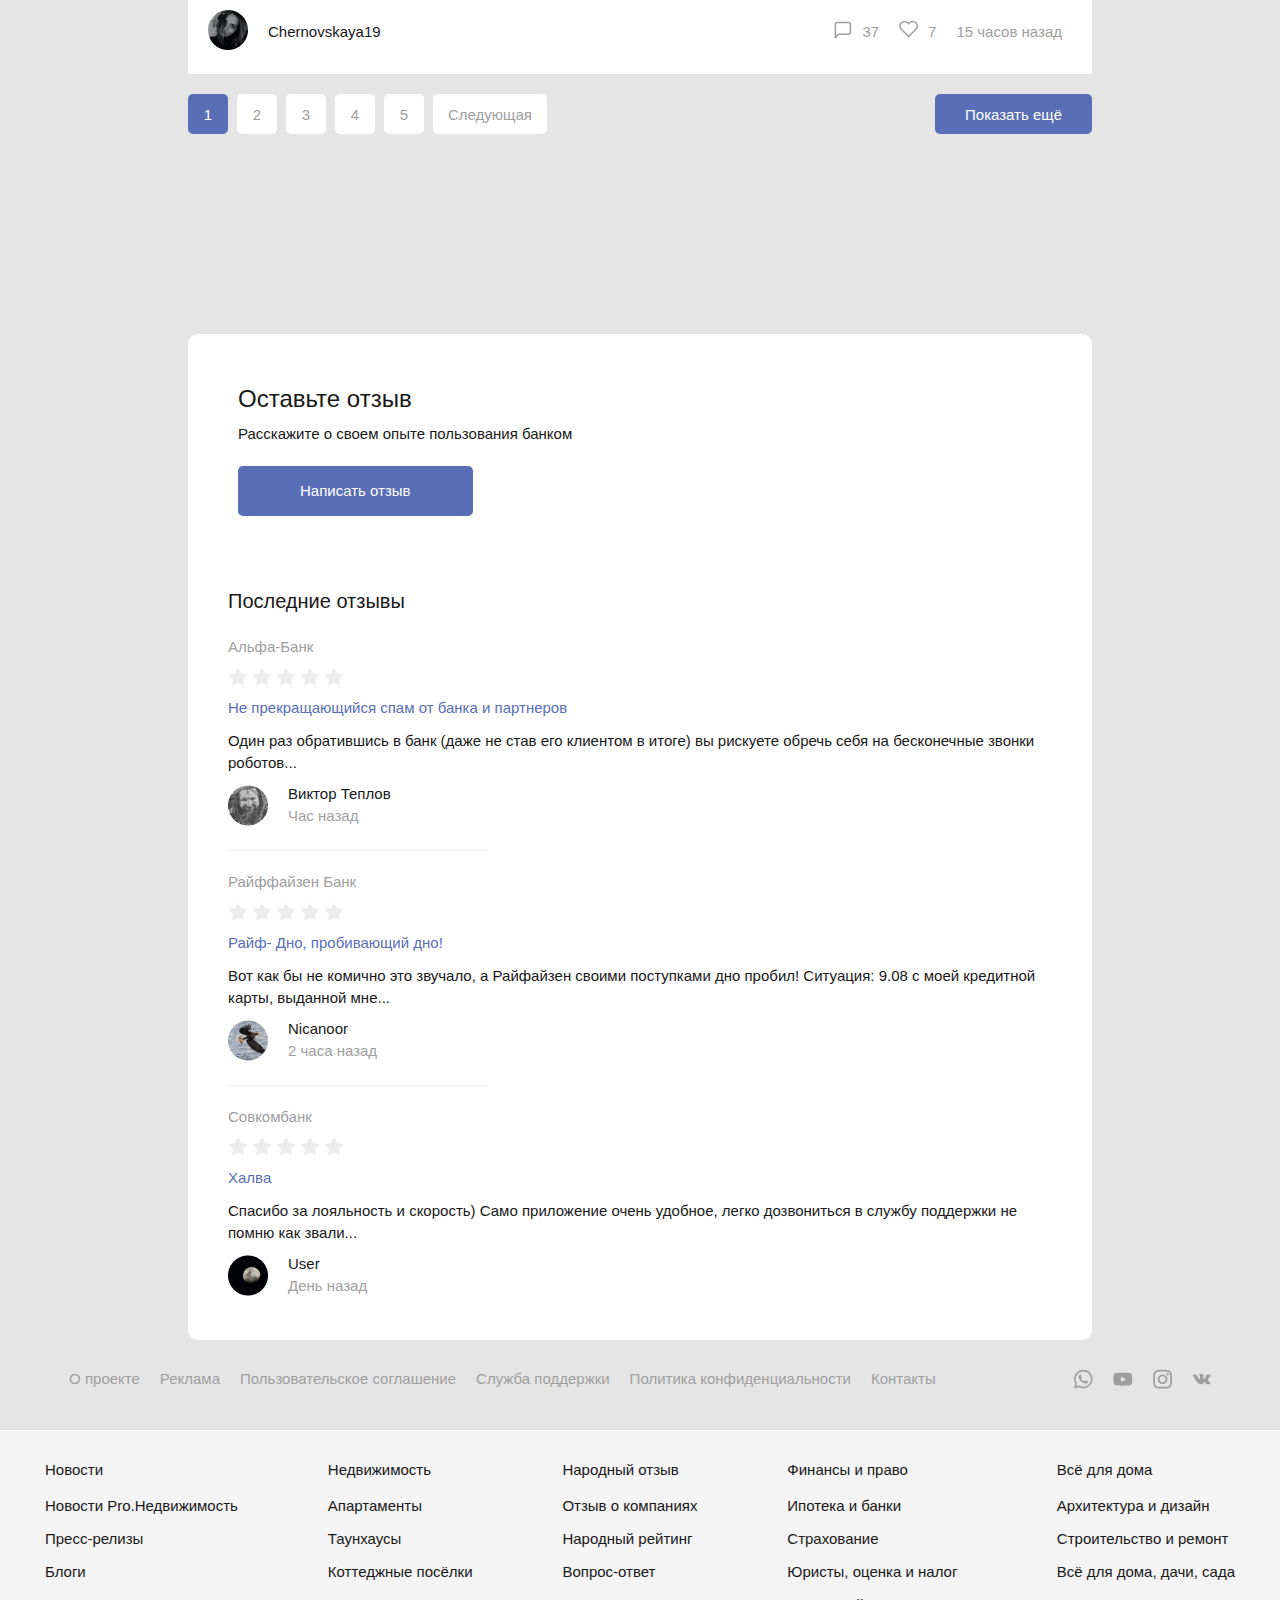
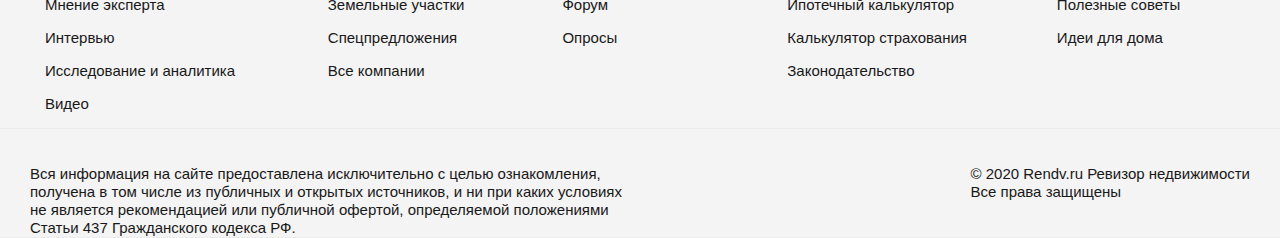
<file: reviews.html>
<!DOCTYPE html>
<html lang="en">

<head>
    <meta charset="UTF-8">
    <meta http-equiv="X-UA-Compatible" content="IE=edge">
    <meta name="viewport" content="width=device-width, initial-scale=1.0">
    <link rel="stylesheet" href="css/main.css">
    <title>Отзывы</title>
</head>

<body>
    <div class="wrapper">
        <header class="header">
            <div class="header__content">
                <div class="header__row">
                    <div class="header__logo">
                        <img src="img/header/logo.png" alt="">
                    </div>
                    <div class="header__menu">
                        <ul class="header__list">
                            <li><a href="#" class="header__link">Недвижимость</a></li>
                            <li><a href="#" class="header__link">Финансы</a></li>
                            <li><a href="#" class="header__link">Рейтинг компаний</a></li>
                            <li><a href="#" class="header__link">Биржа услуг</a></li>
                            <li><a href="index.html" class="header__link">Новости</a></li>
                            <li><a href="#" class="header__link">Блоги</a></li>
                            <li><a href="expert.html" class="header__link">Мнение эксперта</a></li>
                        </ul>
                    </div>

                    <div class="header__right">
                        <a href="#" class="header__add">
                            <span>Разместить объявление</span>
                        </a>
                        <a href="#" class="header__login">
                            Вход и регистрация
                        </a>
                    </div>
                    <div class="header__burger">
                        <span></span>
                    </div>
                </div>
            </div>
        </header>
        <main class="main">
            <div class="container">
                <div class="main__content">
                    <div class="main__row">
                        <div class="main__left rw__left">
                            <nav class="sidebar">
                                <div class="sidebar__blog">
                                    <span>Блог</span>
                                </div>
                                <div class="sidebar__reviews">
                                    <span>Отзывы</span>
                                </div>
                                <div class="sidebar__split"></div>
                                <ul class="sidebar__list">
                                    <li><a href="#" class="sidebar__link">Банки</a></li>
                                    <li><a href="#" class="sidebar__link">Строительные
                                        компании</a></li>
                                    <li><a href="#" class="sidebar__link">Агентства
                                        недвижимости</a></li>
                                    <li><a href="#" class="sidebar__link">Страховые компании</a></li>
                                    <li><a href="#" class="sidebar__link">Застройщики</a></li>
                                </ul>
                                <div class="sidebar__split"></div>
                                <div class="sidebar__rating">
                                    <span>Рейтинг авторов</span>
                                </div>
                                <div class="sidebar__video">
                                    <span>Видео</span>
                                </div>
                                <div class="sidebar__questions">
                                    <span>Вопросы</span>
                                </div>
                            </nav>
                        </div>
                        <div class="main__center">
                            <div class="main__title title rw__title">
                                <span>Отзывы</span>
                            </div>
                            <div class="rw__select">
                                <select name="rw" id="rw">
                                    <option value="Только с комментариями">Только с комментариями</option>
                                    <option value="Без комментариев">Без комментариев</option>
                                    <option value="Лучшая оценка">Лучшая оценка</option>
                                </select>
                            </div>
                            <div class="rw__articles">
                                <div class="rw__article">
                                    <div class="rw__top row">
                                        <div class="reviews__stars stars rw__stars">
                                            <input type="radio" name="rating1" id="rating_51" />
                                            <label for="rating_51" class="label__rating"></label>
                                            <input type="radio" name="rating1" id="rating_41" />
                                            <label for="rating_41" class="label__rating"></label>
                                            <input type="radio" name="rating1" id="rating_31" />
                                            <label for="rating_31" class="label__rating"></label>
                                            <input type="radio" name="rating1" id="rating_21" />
                                            <label for="rating_21" class="label__rating"></label>
                                            <input type="radio" name="rating1" id="rating_11" />
                                            <label for="rating_11" class="label__rating"></label>
                                        </div>
                                        <div class="reviews__name rw__name">
                                            <span>Тинькофф Банк</span>
                                        </div>
                                    </div>
                                    <div class="rw__body">
                                        <div class="rw__h">
                                            <span>Благодарность специалисту Светлане</span>
                                        </div>
                                        <div class="rw__text">
                                            Я хочу выразить благодарность специалисту Светлане, которая работала с моим обращением в чате 23.09.20 примерно в 00:00-01:00. Она очень компетентная, грамотная, а ещё понятно и точно даёт ответы на вопросы. Порадовал стиль общения, эмпатия и заинтересованность
                                            в диалоге.
                                        </div>
                                    </div>
                                    <div class="rw__bottom row">
                                        <div class="rw__r row">
                                            <div class=" rw__l ">
                                                <img src="/img/reviews/Ellipse12-3.png" alt="">
                                            </div>
                                            <div class="rw__n">
                                                Chernovskaya19
                                            </div>
                                        </div>
                                        <div class="rw__c row">
                                            <div class="rw__comments comments">
                                                <span>37</span>
                                            </div>
                                            <div class="rw__likes likes">
                                                <span>7</span>
                                            </div>
                                            <div class="rw__date date">
                                                <span>15 часов назад</span>
                                            </div>
                                        </div>
                                    </div>
                                </div>
                                <div class="rw__article">
                                    <div class="rw__top row">
                                        <div class="reviews__stars stars rw__stars">
                                            <input type="radio" name="rating1" id="rating_51" />
                                            <label for="rating_51" class="label__rating"></label>
                                            <input type="radio" name="rating1" id="rating_41" />
                                            <label for="rating_41" class="label__rating"></label>
                                            <input type="radio" name="rating1" id="rating_31" />
                                            <label for="rating_31" class="label__rating"></label>
                                            <input type="radio" name="rating1" id="rating_21" />
                                            <label for="rating_21" class="label__rating"></label>
                                            <input type="radio" name="rating1" id="rating_11" />
                                            <label for="rating_11" class="label__rating"></label>
                                        </div>
                                        <div class="reviews__name rw__name">
                                            <span>Райффайзен Банк</span>
                                        </div>
                                    </div>
                                    <div class="rw__body">
                                        <div class="rw__h">
                                            <span>Необоснованная блокировка счета! Остановка работы, убыток!</span>
                                        </div>
                                        <div class="rw__text">
                                            Добрый вечер. Приобрели готовую компанию с расчетным счетом в Банке «Тинькофф». Переоформили быстро, приехал представитель, начали работать. Сняли несколько раз наличные средства не превышая лимитов (Данный факт финансово-хозяйственной деятельности...
                                        </div>
                                    </div>
                                    <div class="rw__bottom row">
                                        <div class="rw__r row">
                                            <div class=" rw__l ">
                                                <img src="/img/reviews/Ellipse12-4.png" alt="">
                                            </div>
                                            <div class="rw__n">
                                                Виталий Валентинов
                                            </div>
                                        </div>
                                        <div class="rw__c row">
                                            <div class="rw__comments comments">
                                                <span>37</span>
                                            </div>
                                            <div class="rw__likes likes">
                                                <span>7</span>
                                            </div>
                                            <div class="rw__date date">
                                                <span>15 часов назад</span>
                                            </div>
                                        </div>
                                    </div>
                                </div>
                                <div class="rw__article">
                                    <div class="rw__top row">
                                        <div class="reviews__stars stars rw__stars">
                                            <input type="radio" name="rating1" id="rating_51" />
                                            <label for="rating_51" class="label__rating"></label>
                                            <input type="radio" name="rating1" id="rating_41" />
                                            <label for="rating_41" class="label__rating"></label>
                                            <input type="radio" name="rating1" id="rating_31" />
                                            <label for="rating_31" class="label__rating"></label>
                                            <input type="radio" name="rating1" id="rating_21" />
                                            <label for="rating_21" class="label__rating"></label>
                                            <input type="radio" name="rating1" id="rating_11" />
                                            <label for="rating_11" class="label__rating"></label>
                                        </div>
                                        <div class="reviews__name rw__name">
                                            <span>ВТБ Банк</span>
                                        </div>
                                    </div>
                                    <div class="rw__body">
                                        <div class="rw__h">
                                            <span>Довольна всем</span>
                                        </div>
                                        <div class="rw__text">
                                            Оперативно и быстро продлили страхование, разъяснили все чётко и понятно. Компанией довольна и буду рекомендовать
                                        </div>
                                    </div>
                                    <div class="rw__bottom row">
                                        <div class="rw__r row">
                                            <div class=" rw__l ">
                                                <img src="/img/reviews/Ellipse12-5.png" alt="">
                                            </div>
                                            <div class="rw__n">
                                                Анна
                                            </div>
                                        </div>
                                        <div class="rw__c row">
                                            <div class="rw__comments comments">
                                                <span>0</span>
                                            </div>
                                            <div class="rw__likes likes">
                                                <span>0</span>
                                            </div>
                                            <div class="rw__date date">
                                                <span>15 часов назад</span>
                                            </div>
                                        </div>
                                    </div>
                                </div>
                                <div class="rw__article">
                                    <div class="rw__top row">
                                        <div class="reviews__stars stars rw__stars">
                                            <input type="radio" name="rating1" id="rating_51" />
                                            <label for="rating_51" class="label__rating"></label>
                                            <input type="radio" name="rating1" id="rating_41" />
                                            <label for="rating_41" class="label__rating"></label>
                                            <input type="radio" name="rating1" id="rating_31" />
                                            <label for="rating_31" class="label__rating"></label>
                                            <input type="radio" name="rating1" id="rating_21" />
                                            <label for="rating_21" class="label__rating"></label>
                                            <input type="radio" name="rating1" id="rating_11" />
                                            <label for="rating_11" class="label__rating"></label>
                                        </div>
                                        <div class="reviews__name rw__name">
                                            <span>Райффайзен Банк</span>
                                        </div>
                                    </div>
                                    <div class="rw__body">
                                        <div class="rw__h">
                                            <span>Необоснованная блокировка счета! Остановка работы, убыток!</span>
                                        </div>
                                        <div class="rw__text">
                                            Добрый вечер. Приобрели готовую компанию с расчетным счетом в Банке «Тинькофф». Переоформили быстро, приехал представитель, начали работать. Сняли несколько раз наличные средства не превышая лимитов (Данный факт финансово-хозяйственной деятельности...
                                        </div>
                                    </div>
                                    <div class="rw__bottom row">
                                        <div class="rw__r row">
                                            <div class=" rw__l ">
                                                <img src="/img/reviews/Ellipse12-4.png" alt="">
                                            </div>
                                            <div class="rw__n">
                                                Виталий Валентинов
                                            </div>
                                        </div>
                                        <div class="rw__c row">
                                            <div class="rw__comments comments">
                                                <span>37</span>
                                            </div>
                                            <div class="rw__likes likes">
                                                <span>7</span>
                                            </div>
                                            <div class="rw__date date">
                                                <span>15 часов назад</span>
                                            </div>
                                        </div>
                                    </div>
                                </div>
                                <div class="rw__article">
                                    <div class="rw__top row">
                                        <div class="reviews__stars stars rw__stars">
                                            <input type="radio" name="rating1" id="rating_51" />
                                            <label for="rating_51" class="label__rating"></label>
                                            <input type="radio" name="rating1" id="rating_41" />
                                            <label for="rating_41" class="label__rating"></label>
                                            <input type="radio" name="rating1" id="rating_31" />
                                            <label for="rating_31" class="label__rating"></label>
                                            <input type="radio" name="rating1" id="rating_21" />
                                            <label for="rating_21" class="label__rating"></label>
                                            <input type="radio" name="rating1" id="rating_11" />
                                            <label for="rating_11" class="label__rating"></label>
                                        </div>
                                        <div class="reviews__name rw__name">
                                            <span>Тинькофф Банк</span>
                                        </div>
                                    </div>
                                    <div class="rw__body">
                                        <div class="rw__h">
                                            <span>Благодарность специалисту Светлане</span>
                                        </div>
                                        <div class="rw__text">
                                            Я хочу выразить благодарность специалисту Светлане, которая работала с моим обращением в чате 23.09.20 примерно в 00:00-01:00. Она очень компетентная, грамотная, а ещё понятно и точно даёт ответы на вопросы. Порадовал стиль общения, эмпатия и заинтересованность
                                            в диалоге.
                                        </div>
                                    </div>
                                    <div class="rw__bottom row">
                                        <div class="rw__r row">
                                            <div class=" rw__l ">
                                                <img src="/img/reviews/Ellipse12-3.png" alt="">
                                            </div>
                                            <div class="rw__n">
                                                Chernovskaya19
                                            </div>
                                        </div>
                                        <div class="rw__c row">
                                            <div class="rw__comments comments">
                                                <span>37</span>
                                            </div>
                                            <div class="rw__likes likes">
                                                <span>7</span>
                                            </div>
                                            <div class="rw__date date">
                                                <span>15 часов назад</span>
                                            </div>
                                        </div>
                                    </div>
                                </div>
                            </div>
                            <div class="rw__pages pages">
                                <div class="rw__row">
                                    <div class="rw__num">
                                        <ul class="pages__list">
                                            <li class="active"><a href="#" class="pages__link ">1</a></li>
                                            <li><a href="#" class="pages__link">2</a></li>
                                            <li><a href="#" class="pages__link">3</a></li>
                                            <li><a href="#" class="pages__link">4</a></li>
                                            <li><a href="#" class="pages__link">5</a></li>
                                            <li><a href="#" class="pages__link">Следующая</a></li>
                                        </ul>
                                    </div>
                                    <div class="pages__more">
                                        <a href="#"> Показать ещё</a>
                                    </div>
                                </div>
                            </div>
                        </div>
                        <div class="main__right rw__right">
                            <div class="right__content">
                                <div class="review">
                                    <div class="review__content">
                                        <div class="review__title">
                                            Оставьте отзыв
                                        </div>
                                        <div class="review__text">
                                            Расскажите о своем опыте пользования банком
                                        </div>
                                        <form>

                                            <input type="submit" value="Написать отзыв">
                                        </form>
                                    </div>

                                </div>
                                <div class="reviews">
                                    <div class="reviews__title">
                                        Последние отзывы
                                    </div>
                                    <div class="reviews__content">
                                        <div class="reviews__item">
                                            <div class="reviews__name">
                                                <span>Альфа-Банк</span>
                                            </div>
                                            <div class="reviews__stars stars">
                                                <input type="radio" name="rating" id="rating_5" />
                                                <label for="rating_5" class="label__rating"></label>
                                                <input type="radio" name="rating" id="rating_4" />
                                                <label for="rating_4" class="label__rating"></label>
                                                <input type="radio" name="rating" id="rating_3" />
                                                <label for="rating_3" class="label__rating"></label>
                                                <input type="radio" name="rating" id="rating_2" />
                                                <label for="rating_2" class="label__rating"></label>
                                                <input type="radio" name="rating" id="rating_1" />
                                                <label for="rating_1" class="label__rating"></label>
                                            </div>
                                            <div class="reviews__h">
                                                Не прекращающийся спам от банка и партнеров
                                            </div>
                                            <div class="reviews__text">
                                                Один раз обратившись в банк (даже не став его клиентом в итоге) вы рискуете обречь себя на бесконечные звонки роботов...
                                            </div>
                                            <div class="reviews__bottom row">
                                                <div class="reviews__l">
                                                    <img src="/img/reviews/Ellipse12.png" alt="">
                                                </div>
                                                <div class="reviews__r">
                                                    <div class="reviews__n">
                                                        Виктор Теплов
                                                    </div>
                                                    <div class="reviews__d">
                                                        Час назад
                                                    </div>
                                                </div>
                                            </div>
                                        </div>
                                        <div class="reviews__split"></div>
                                        <div class="reviews__item">
                                            <div class="reviews__name">
                                                <span>Райффайзен Банк</span>
                                            </div>
                                            <div class="reviews__stars stars">
                                                <input type="radio" name="rating1" id="rating_51" />
                                                <label for="rating_51" class="label__rating"></label>
                                                <input type="radio" name="rating1" id="rating_41" />
                                                <label for="rating_41" class="label__rating"></label>
                                                <input type="radio" name="rating1" id="rating_31" />
                                                <label for="rating_31" class="label__rating"></label>
                                                <input type="radio" name="rating1" id="rating_21" />
                                                <label for="rating_21" class="label__rating"></label>
                                                <input type="radio" name="rating1" id="rating_11" />
                                                <label for="rating_11" class="label__rating"></label>
                                            </div>
                                            <div class="reviews__h">
                                                Райф- Дно, пробивающий дно!
                                            </div>
                                            <div class="reviews__text">
                                                Вот как бы не комично это звучало, а Райфайзен своими поступками дно пробил! Ситуация: 9.08 с моей кредитной карты, выданной мне...
                                            </div>
                                            <div class="reviews__bottom row">
                                                <div class="reviews__l">
                                                    <img src="/img/reviews/Ellipse12-1.png" alt="">
                                                </div>
                                                <div class="reviews__r">
                                                    <div class="reviews__n">
                                                        Nicanoor
                                                    </div>
                                                    <div class="reviews__d">
                                                        2 часа назад
                                                    </div>
                                                </div>
                                            </div>
                                        </div>
                                        <div class="reviews__split"></div>
                                        <div class="reviews__item">
                                            <div class="reviews__name">
                                                <span>Совкомбанк</span>
                                            </div>
                                            <div class="reviews__stars stars">
                                                <input type="radio" name="rating2" id="rating_52" />
                                                <label for="rating_52" class="label__rating"></label>
                                                <input type="radio" name="rating2" id="rating_42" />
                                                <label for="rating_42" class="label__rating"></label>
                                                <input type="radio" name="rating2" id="rating_32" />
                                                <label for="rating_32" class="label__rating"></label>
                                                <input type="radio" name="rating2" id="rating_22" />
                                                <label for="rating_22" class="label__rating"></label>
                                                <input type="radio" name="rating2" id="rating_12" />
                                                <label for="rating_12" class="label__rating"></label>
                                            </div>
                                            <div class="reviews__h">
                                                Халва
                                            </div>
                                            <div class="reviews__text">
                                                Спасибо за лояльность и скорость) Само приложение очень удобное, легко дозвониться в службу поддержки не помню как звали...
                                            </div>
                                            <div class="reviews__bottom row">
                                                <div class="reviews__l">
                                                    <img src="/img/reviews/Ellipse12-2.png" alt="">
                                                </div>
                                                <div class="reviews__r">
                                                    <div class="reviews__n">
                                                        User
                                                    </div>
                                                    <div class="reviews__d">
                                                        День назад
                                                    </div>
                                                </div>
                                            </div>
                                        </div>
                                    </div>
                                </div>
                            </div>

                        </div>
                    </div>

                </div>

            </div>
            <div class="main__bottom bottom">
                <a class="full" href="#">Полная версия</a>
                <div class="bottom__row">
                    <div class="bottom__logo">
                        <img src="img/header/logo.png" alt="">
                    </div>
                    <ul class="bottom__list">
                        <li><a href="#" class="bottom__link">О проекте</a></li>
                        <li><a href="#" class="bottom__link">Реклама</a></li>
                        <li><a href="#" class="bottom__link">Пользовательское соглашение</a></li>
                        <li><a href="#" class="bottom__link">Служба поддержки</a></li>
                        <li><a href="#" class="bottom__link">Политика конфиденциальности</a></li>
                        <li><a href="#" class="bottom__link">Контакты</a></li>
                    </ul>
                    <div class="bottom__social">
                        <img src="img/social/Vector.svg" alt="">
                        <img src="img/social/Vector-1.svg" alt="">
                        <img src="img/social/Vector-2.svg" alt="">
                        <img src="img/social/Vector-3.svg" alt="">
                    </div>
                </div>
            </div>
    </div>
    </div>
    </main>
    <footer class="footer">
        <div class="footer__wrapper">
            <div class="footer__row">
                <div class="footer__item">
                    <div class="footer__header">
                        <span>Новости</span>
                    </div>
                    <ul class="footer__list">
                        <li><a href="#" class="footer__link">Новости Pro.Недвижимость</a></li>
                        <li><a href="#" class="footer__link">Пресс-релизы</a></li>
                        <li><a href="#" class="footer__link">Блоги</a></li>
                        <li><a href="#" class="footer__link">Мнение эксперта</a></li>
                        <li><a href="#" class="footer__link">Интервью</a></li>
                        <li><a href="#" class="footer__link">Исследование и аналитика</a></li>
                        <li><a href="#" class="footer__link">Видео</a></li>
                    </ul>
                </div>
                <div class="footer__item">
                    <div class="footer__header">
                        <span>Недвижимость</span>
                    </div>
                    <ul class="footer__list">
                        <li><a href="#" class="footer__link">Апартаменты</a></li>
                        <li><a href="#" class="footer__link">Таунхаусы</a></li>
                        <li><a href="#" class="footer__link">Коттеджные посёлки</a></li>
                        <li><a href="#" class="footer__link">Земельные участки</a></li>
                        <li><a href="#" class="footer__link">Спецпредложения</a></li>
                        <li><a href="#" class="footer__link">Все компании</a></li>
                    </ul>
                </div>
                <div class="footer__item">
                    <div class="footer__header">
                        <span>Народный отзыв</span>
                    </div>
                    <ul class="footer__list">
                        <li><a href="#" class="footer__link">Отзыв о компаниях</a></li>
                        <li><a href="#" class="footer__link">Народный рейтинг</a></li>
                        <li><a href="#" class="footer__link">Вопрос-ответ</a></li>
                        <li><a href="#" class="footer__link">Форум</a></li>
                        <li><a href="#" class="footer__link">Опросы</a></li>
                    </ul>
                </div>
                <div class="footer__item">
                    <div class="footer__header">
                        <span>Финансы и право</span>
                    </div>
                    <ul class="footer__list">
                        <li><a href="#" class="footer__link">Ипотека и банки</a></li>
                        <li><a href="#" class="footer__link">Страхование</a></li>
                        <li><a href="#" class="footer__link">Юристы, оценка и налог</a></li>
                        <li><a href="#" class="footer__link">Ипотечный калькулятор</a></li>
                        <li><a href="#" class="footer__link">Калькулятор страхования</a></li>
                        <li><a href="#" class="footer__link">Законодательство</a></li>
                    </ul>
                </div>
                <div class="footer__item">
                    <div class="footer__header">
                        <span>Всё для дома</span>
                    </div>
                    <ul class="footer__list">
                        <li><a href="#" class="footer__link">Архитектура и дизайн</a></li>
                        <li><a href="#" class="footer__link">Строительство и ремонт</a></li>
                        <li><a href="#" class="footer__link">Всё для дома, дачи, сада</a></li>
                        <li><a href="#" class="footer__link">Полезные советы</a></li>
                        <li><a href="#" class="footer__link">Идеи для дома</a></li>
                    </ul>
                </div>
            </div>
            <div class="footer__split"></div>
            <div class="footer__bottom">
                <div class="footer__text">
                    Вся информация на сайте предоставлена исключительно с целью ознакомления, получена в том числе из публичных и открытых источников, и ни при каких условиях не является рекомендацией или публичной офертой, определяемой положениями Статьи 437 Гражданского
                    кодекса РФ.
                </div>
                <div class="footer__copyright">
                    <span id="copyright">© 2020 Rendv.ru</span><span> Ревизор недвижимости</span>
                    <br>
                    <span>Все права защищены</span>
                </div>
            </div>
        </div>
    </footer>
    </div>
    <script src="js/jquery-3.6.0.min.js "></script>
    <script src="js/main.js "></script>
</body>

</html>
</file>
<file: css/main.css>
* {
  padding: 0px 0px 0px 0px;
  margin: 0px 0px 0px 0px;
  -webkit-box-sizing: border-box;
          box-sizing: border-box;
}

body {
  height: 100%;
  font-family: "Roboto", sans-serif;
}

body.lock {
  overflow: hidden;
}

.hidden {
  display: none;
}

.container {
  max-width: 1290px;
  width: 100%;
  margin: 0px auto;
  padding: 0px 0px 0px 0px;
}

.visible {
  display: block;
}

.title {
  margin: 100px 0px 0px 230px;
  padding: 30px 0px 41px 0px;
  font-weight: 500;
  font-size: 36px;
  line-height: 36px;
}

.full {
  display: none;
}

.comments:before {
  content: url("../img/news/comment.svg");
  display: -webkit-box;
  display: -ms-flexbox;
  display: flex;
  -webkit-box-orient: horizontal;
  -webkit-box-direction: normal;
      -ms-flex-direction: row;
          flex-direction: row;
  -webkit-box-align: center;
      -ms-flex-align: center;
          align-items: center;
  margin: 0px 10px 0px 0px;
}

.comments {
  display: -webkit-box;
  display: -ms-flexbox;
  display: flex;
  -webkit-box-align: center;
      -ms-flex-align: center;
          align-items: center;
}

.likes:before {
  content: url("../img/reviews/likes.svg");
  display: -webkit-box;
  display: -ms-flexbox;
  display: flex;
  -webkit-box-orient: horizontal;
  -webkit-box-direction: normal;
      -ms-flex-direction: row;
          flex-direction: row;
  -webkit-box-align: center;
      -ms-flex-align: center;
          align-items: center;
  margin: 0px 10px 0px 0px;
}

.likes {
  display: -webkit-box;
  display: -ms-flexbox;
  display: flex;
  -webkit-box-align: center;
      -ms-flex-align: center;
          align-items: center;
}

.blue {
  color: #586eb6;
}

.views {
  display: -webkit-box;
  display: -ms-flexbox;
  display: flex;
  -webkit-box-orient: horizontal;
  -webkit-box-direction: normal;
      -ms-flex-direction: row;
          flex-direction: row;
}

.views:before {
  content: url("../img/expert/views.svg");
  display: -webkit-box;
  display: -ms-flexbox;
  display: flex;
  margin: 0px 10px 0px 0px;
}

.views span,
.comments span,
.date span {
  font-weight: 400;
  font-size: 15px;
  line-height: 22.5px;
  color: #9e9e9e;
}

.date {
  margin: 0px 10px 0px 0px;
}

.row {
  display: -webkit-box;
  display: -ms-flexbox;
  display: flex;
  -webkit-box-orient: horizontal;
  -webkit-box-direction: normal;
      -ms-flex-direction: row;
          flex-direction: row;
  -ms-flex-pack: distribute;
      justify-content: space-around;
}

.left {
  -webkit-box-flex: 0;
      -ms-flex: 0 0 190px;
          flex: 0 0 190px;
}

.center {
  -webkit-box-flex: 0;
      -ms-flex: 0 0 740px;
          flex: 0 0 740px;
  margin: 0px 30px 0px 30px;
}

.right {
  -webkit-box-flex: 0;
      -ms-flex: 0 0 300px;
          flex: 0 0 300px;
}

.header:before {
  content: "";
  position: fixed;
  top: 0;
  left: 0;
  display: block;
  height: 100px;
  width: 100%;
  background: #ffffff;
  z-index: 2;
}

.header {
  padding: 0px 10px 0px 10px;
  width: 100%;
  height: 100px;
  display: -webkit-box;
  display: -ms-flexbox;
  display: flex;
  -webkit-box-align: center;
      -ms-flex-align: center;
          align-items: center;
  position: fixed;
  top: 0;
  left: 0;
}

.header__content {
  position: relative;
  z-index: 3;
  max-width: 1530px;
  width: 100%;
  margin: 0px auto;
}

.header__row {
  display: -webkit-box;
  display: -ms-flexbox;
  display: flex;
  -webkit-box-align: center;
      -ms-flex-align: center;
          align-items: center;
  -ms-flex-pack: distribute;
      justify-content: space-around;
  height: 40px;
}

.header__logo {
  max-width: 154px;
}

.header__logo img {
  display: block;
  width: 100%;
}

.header__list {
  display: -webkit-box;
  display: -ms-flexbox;
  display: flex;
  list-style: none;
}

.header__list li {
  margin: 0px 18px 0px 18px;
}

.header__link {
  font-weight: 400;
  font-size: 15px;
  line-height: 18px;
  color: #181818;
  text-decoration: none;
}

.header__right {
  display: -webkit-box;
  display: -ms-flexbox;
  display: flex;
  -webkit-box-align: center;
      -ms-flex-align: center;
          align-items: center;
  height: 40px;
}

.header__add span::before {
  content: "+";
  margin: 0px 15px 0px 0px;
}

.header__add {
  margin: 0px 30px 0px 0px;
  padding: 11px 15px 11px 15px;
  background: #7ab764;
  text-decoration: none;
  font-weight: 500;
  font-size: 15px;
  line-height: 18px;
  color: white;
  border-radius: 5px;
}

.header__login {
  padding: 11px 25px 11px 25px;
  font-weight: 500;
  font-size: 15px;
  line-height: 18px;
  color: #7ab764;
  text-decoration: none;
  background: #def1d7;
  border-radius: 5px;
}

.sidebar {
  margin: 0px 0px 0px 0px;
  display: -webkit-box;
  display: -ms-flexbox;
  display: flex;
  -webkit-box-orient: vertical;
  -webkit-box-direction: normal;
      -ms-flex-direction: column;
          flex-direction: column;
  padding: 20px;
  border: 1px solid #ececec;
  -webkit-box-sizing: border-box;
          box-sizing: border-box;
  border-radius: 10px;
  background: #fff;
}

.sidebar__header span:before {
  content: url("../img/sidebar/articles.svg");
  display: -webkit-box;
  display: -ms-flexbox;
  display: flex;
  -webkit-box-orient: horizontal;
  -webkit-box-direction: normal;
      -ms-flex-direction: row;
          flex-direction: row;
  padding: 0px 15px 0px 0px;
}

.sidebar__header span {
  display: -webkit-box;
  display: -ms-flexbox;
  display: flex;
  font-weight: 500;
  font-size: 15px;
  line-height: 18px;
  color: #586eb6;
}

.sidebar__split {
  margin: 20px 0px 20px 0px;
  display: -webkit-box;
  display: -ms-flexbox;
  display: flex;
  -webkit-box-pack: center;
      -ms-flex-pack: center;
          justify-content: center;
  width: 150px;
  height: 1px;
  background-color: #ececec;
}

.sidebar__news {
  margin: 0px 0px 10px 0px;
}

.sidebar__news span {
  font-weight: 500;
  font-size: 15px;
  line-height: 22.5px;
  color: #586eb6;
}

.sidebar__list {
  display: -webkit-box;
  display: -ms-flexbox;
  display: flex;
  -webkit-box-orient: vertical;
  -webkit-box-direction: normal;
      -ms-flex-direction: column;
          flex-direction: column;
  list-style: none;
}

.sidebar__list li {
  margin: 10px 0px 10px 0px;
}

.sidebar__link {
  text-decoration: none;
  font-weight: 400;
  font-size: 15px;
  line-height: 22.5px;
  color: #181818;
}

.sidebar__blog {
  margin: 0px 0px 20px 0px;
  display: -webkit-box;
  display: -ms-flexbox;
  display: flex;
  -webkit-box-align: center;
      -ms-flex-align: center;
          align-items: center;
  font-weight: 400;
  font-size: 15px;
  line-height: 18px;
}

.sidebar__blog:before {
  content: url("../img/sidebar/blog.svg");
  padding: 0px 13px 0px 0px;
  display: -webkit-box;
  display: -ms-flexbox;
  display: flex;
  -webkit-box-flex: 0;
      -ms-flex: 0 0 15px;
          flex: 0 0 15px;
}

.sidebar__reviews {
  display: -webkit-box;
  display: -ms-flexbox;
  display: flex;
  -webkit-box-align: center;
      -ms-flex-align: center;
          align-items: center;
  font-weight: 400;
  font-size: 15px;
  line-height: 18px;
}

.sidebar__reviews:before {
  content: url("../img/sidebar/reviews.svg");
  padding: 0px 13px 0px 0px;
  display: -webkit-box;
  display: -ms-flexbox;
  display: flex;
  -webkit-box-flex: 0;
      -ms-flex: 0 0 15px;
          flex: 0 0 15px;
}

.sidebar__rating {
  margin: 20px 0px 20px 0px;
  display: -webkit-box;
  display: -ms-flexbox;
  display: flex;
  -webkit-box-align: center;
      -ms-flex-align: center;
          align-items: center;
  font-weight: 400;
  font-size: 15px;
  line-height: 18px;
}

.sidebar__rating:before {
  content: url("../img/sidebar/rating.svg");
  padding: 0px 13px 0px 0px;
  display: -webkit-box;
  display: -ms-flexbox;
  display: flex;
  -webkit-box-flex: 0;
      -ms-flex: 0 0 15px;
          flex: 0 0 15px;
}

.sidebar__video {
  display: -webkit-box;
  display: -ms-flexbox;
  display: flex;
  -webkit-box-align: center;
      -ms-flex-align: center;
          align-items: center;
  font-weight: 400;
  font-size: 15px;
  line-height: 18px;
}

.sidebar__video:before {
  content: url("../img/sidebar/video.svg");
  padding: 0px 13px 0px 0px;
  display: -webkit-box;
  display: -ms-flexbox;
  display: flex;
  -webkit-box-flex: 0;
      -ms-flex: 0 0 15px;
          flex: 0 0 15px;
}

.sidebar__questions {
  display: -webkit-box;
  display: -ms-flexbox;
  display: flex;
  -webkit-box-align: center;
      -ms-flex-align: center;
          align-items: center;
  font-weight: 400;
  font-size: 15px;
  line-height: 18px;
  margin: 20px 0px 0px 0px;
}

.sidebar__questions:before {
  content: url("../img/sidebar/questions.svg");
  padding: 0px 13px 0px 0px;
  display: -webkit-box;
  display: -ms-flexbox;
  display: flex;
  -webkit-box-flex: 0;
      -ms-flex: 0 0 15px;
          flex: 0 0 15px;
}

.main {
  height: 100%;
  background: #e5e5e5;
}

.main__content {
  padding: 0px 10px 30px 10px;
}

.main__row {
  width: 100%;
  display: -webkit-box;
  display: -ms-flexbox;
  display: flex;
  -webkit-box-pack: justify;
      -ms-flex-pack: justify;
          justify-content: space-between;
}

.main__rows {
  display: -webkit-box;
  display: -ms-flexbox;
  display: flex;
  -webkit-box-pack: justify;
      -ms-flex-pack: justify;
          justify-content: space-between;
}

.main__left {
  -webkit-box-flex: 0;
      -ms-flex: 0 0 190px;
          flex: 0 0 190px;
}

.main__center {
  -webkit-box-flex: 0;
      -ms-flex: 0 0 740px;
          flex: 0 0 740px;
  margin: 0px 30px 0px 30px;
}

.main__article {
  background: #fff;
  border: 1px solid #ececec;
  border-radius: 10px;
  max-width: 353px;
  display: -webkit-box;
  display: -ms-flexbox;
  display: flex;
  -webkit-box-orient: vertical;
  -webkit-box-direction: normal;
      -ms-flex-direction: column;
          flex-direction: column;
}

.main__wide {
  margin: 30px 0px 30px 0px;
  height: 250px;
  width: 100%;
}

.main__right {
  margin: 0px 0px 0px 0px;
  -webkit-box-flex: 0;
      -ms-flex: 0 0 300px;
          flex: 0 0 300px;
}

.main__pages {
  margin: 0px 0px 128px 0px;
}

.main__bottom {
  margin: 0px 0px 0px 0px;
  padding: 0px 0px 60px 0px;
}

.article__body {
  padding: 20px;
  -webkit-box-flex: 0;
      -ms-flex: 0 1 100%;
          flex: 0 1 100%;
}

.article__title {
  font-weight: 400;
  font-size: 15px;
  line-height: 22.5px;
  color: #586eb6;
}

.article__header {
  margin: 5px 0px 0px 0px;
  font-weight: 500;
  font-size: 18px;
  line-height: 27px;
  color: #181818;
}

.article__row {
  padding: 0px 20px 20px 20px;
  display: -webkit-box;
  display: -ms-flexbox;
  display: flex;
  -webkit-box-pack: justify;
      -ms-flex-pack: justify;
          justify-content: space-between;
  font-weight: 400;
  font-size: 15px;
  line-height: 22.5px;
  color: #9e9e9e;
}

.article__comments:before {
  content: url("../img/news/comment.svg");
  display: -webkit-box;
  display: -ms-flexbox;
  display: flex;
  -webkit-box-orient: horizontal;
  -webkit-box-direction: normal;
      -ms-flex-direction: row;
          flex-direction: row;
  -webkit-box-align: center;
      -ms-flex-align: center;
          align-items: center;
  margin: 0px 10px 0px 0px;
}

.wide__content {
  padding: 0px 20px 20px 20px;
  height: 100%;
  display: -webkit-box;
  display: -ms-flexbox;
  display: flex;
  -webkit-box-orient: vertical;
  -webkit-box-direction: normal;
      -ms-flex-direction: column;
          flex-direction: column;
  -webkit-box-pack: end;
      -ms-flex-pack: end;
          justify-content: flex-end;
  color: #fff;
}

.wide__title {
  font-weight: 500;
  font-size: 18px;
  line-height: 18px;
}

.wide__header {
  margin: 10px 0px 20px 0px;
  font-weight: 500;
  font-size: 24px;
  line-height: 31px;
}

.wide__row {
  display: -webkit-box;
  display: -ms-flexbox;
  display: flex;
  -webkit-box-orient: horizontal;
  -webkit-box-direction: normal;
      -ms-flex-direction: row;
          flex-direction: row;
  opacity: 0.5;
}

.wide__date {
  margin: 0px 20px 0px 0px;
}

.pages__row {
  display: -webkit-box;
  display: -ms-flexbox;
  display: flex;
  -webkit-box-orient: horizontal;
  -webkit-box-direction: normal;
      -ms-flex-direction: row;
          flex-direction: row;
  -webkit-box-pack: justify;
      -ms-flex-pack: justify;
          justify-content: space-between;
}

.pages__list {
  display: -webkit-box;
  display: -ms-flexbox;
  display: flex;
  -webkit-box-orient: horizontal;
  -webkit-box-direction: normal;
      -ms-flex-direction: row;
          flex-direction: row;
  list-style: none;
}

.pages__list li {
  margin: 0px 9px 0px 0px;
  display: -webkit-box;
  display: -ms-flexbox;
  display: flex;
  -webkit-box-pack: center;
      -ms-flex-pack: center;
          justify-content: center;
  -webkit-box-align: center;
      -ms-flex-align: center;
          align-items: center;
  border-radius: 5px;
  width: 40px;
  height: 40px;
  background: #fff;
}

.pages__list li:last-child {
  width: auto;
  display: -webkit-box;
  display: -ms-flexbox;
  display: flex;
  -webkit-box-pack: center;
      -ms-flex-pack: center;
          justify-content: center;
  -webkit-box-align: center;
      -ms-flex-align: center;
          align-items: center;
}

.pages__list li:last-child a {
  padding: 0px 15px 0px 15px;
}

.pages__list li.active {
  background-color: #586eb6;
}

.pages__list li.active a {
  color: #fff;
}

.pages__link {
  text-align: center;
  text-decoration: none;
  color: #9e9e9e;
  font-weight: 400;
  font-size: 15px;
  line-height: 21px;
}

.pages__more {
  display: -webkit-box;
  display: -ms-flexbox;
  display: flex;
  -webkit-box-pack: center;
      -ms-flex-pack: center;
          justify-content: center;
  -webkit-box-align: center;
      -ms-flex-align: center;
          align-items: center;
  border-radius: 5px;
  background: #586eb6;
}

.pages__more a {
  padding: 0px 30px 0px 30px;
  text-decoration: none;
  text-align: center;
  color: #fff;
  font-weight: 500;
  font-size: 15px;
  line-height: 21px;
}

.right__search {
  display: -webkit-box;
  display: -ms-flexbox;
  display: flex;
  margin: 0px 0px 20px 0px;
  -webkit-box-flex: 0;
      -ms-flex: 0 0 300px;
          flex: 0 0 300px;
}

.right__search input {
  height: 50px;
  width: 100%;
  background: #ffffff;
  border: 1px solid #ececec;
  -webkit-box-sizing: border-box;
          box-sizing: border-box;
  border-radius: 10px;
  padding: 0px 0px 0px 30px;
}

.right__search input::-webkit-input-placeholder {
  background: url("../img/news/search.svg") no-repeat 0px 0px;
  padding: 1px 0px 0px 30px;
  font-weight: 400;
  font-size: 15px;
  line-height: 18px;
  color: #9e9e9e;
}

.right__search input:-ms-input-placeholder {
  background: url("../img/news/search.svg") no-repeat 0px 0px;
  padding: 1px 0px 0px 30px;
  font-weight: 400;
  font-size: 15px;
  line-height: 18px;
  color: #9e9e9e;
}

.right__search input::-ms-input-placeholder {
  background: url("../img/news/search.svg") no-repeat 0px 0px;
  padding: 1px 0px 0px 30px;
  font-weight: 400;
  font-size: 15px;
  line-height: 18px;
  color: #9e9e9e;
}

.right__search input::placeholder {
  background: url("../img/news/search.svg") no-repeat 0px 0px;
  padding: 1px 0px 0px 30px;
  font-weight: 400;
  font-size: 15px;
  line-height: 18px;
  color: #9e9e9e;
}

.right__content {
  display: -webkit-box;
  display: -ms-flexbox;
  display: flex;
  -webkit-box-orient: vertical;
  -webkit-box-direction: normal;
      -ms-flex-direction: column;
          flex-direction: column;
  background: #fff;
  padding: 20px 20px 0px 20px;
  border-radius: 10px;
}

.news__title {
  font-weight: 500;
  font-size: 20px;
  line-height: 30px;
  color: #181818;
}

.news__content {
  margin: 15px 0px 0px 0px;
}

.news__row {
  margin: 7px 0px 20px 0px;
  display: -webkit-box;
  display: -ms-flexbox;
  display: flex;
  -webkit-box-orient: horizontal;
  -webkit-box-direction: normal;
      -ms-flex-direction: row;
          flex-direction: row;
  -webkit-box-align: center;
      -ms-flex-align: center;
          align-items: center;
  color: #9e9e9e;
}

.email > .email__push {
  display: none;
}

.email__content {
  margin: 21px 0px 31px 0px;
  padding: 20px 14px 20px 14px;
  display: -webkit-box;
  display: -ms-flexbox;
  display: flex;
  -webkit-box-orient: vertical;
  -webkit-box-direction: normal;
      -ms-flex-direction: column;
          flex-direction: column;
  background: #fff;
  border: 1px solid #ececec;
  -webkit-box-sizing: border-box;
          box-sizing: border-box;
  border-radius: 10px;
}

.email__title {
  font-weight: 500;
  font-size: 15px;
  line-height: 22.5px;
  color: #181818;
}

.email__push {
  display: none;
  background: #fff;
  display: -webkit-box;
  display: -ms-flexbox;
  display: flex;
  -webkit-box-align: center;
      -ms-flex-align: center;
          align-items: center;
  -webkit-box-pack: center;
      -ms-flex-pack: center;
          justify-content: center;
  -webkit-box-flex: 0;
      -ms-flex: 0 0 300px;
          flex: 0 0 300px;
  height: 180px;
  border: 1px solid #ececec;
  -webkit-box-sizing: border-box;
          box-sizing: border-box;
  border-radius: 10px;
}

.email__push span {
  text-align: center;
  color: #181818;
  font-weight: 500;
  font-size: 18px;
  line-height: 27px;
}

.email form input {
  width: 100%;
  height: 45.67px;
}

.email form input:first-child {
  border: 1px solid #ececec;
  -webkit-box-sizing: border-box;
          box-sizing: border-box;
  border-radius: 5px;
  margin: 10px 0px 0px 0px;
}

.email form input::-webkit-input-placeholder {
  padding: 10px 0px 10px 13px;
}

.email form input:-ms-input-placeholder {
  padding: 10px 0px 10px 13px;
}

.email form input::-ms-input-placeholder {
  padding: 10px 0px 10px 13px;
}

.email form input::placeholder {
  padding: 10px 0px 10px 13px;
}

.email form input:last-child {
  color: #fff;
  background: #586eb6;
  border-radius: 5px;
  margin: 15px 0px 0px 0px;
  font-weight: 500;
  font-size: 15px;
  line-height: 22.5px;
}

.bottom {
  height: 45px;
  max-width: 1400px;
  width: 100%;
  margin: 0px auto;
}

.bottom__row {
  display: -webkit-box;
  display: -ms-flexbox;
  display: flex;
  -webkit-box-orient: horizontal;
  -webkit-box-direction: normal;
      -ms-flex-direction: row;
          flex-direction: row;
  -ms-flex-pack: distribute;
      justify-content: space-around;
}

.bottom__list {
  display: -webkit-box;
  display: -ms-flexbox;
  display: flex;
  list-style: none;
}

.bottom__list li {
  margin: 0px 10px 0px 10px;
}

.bottom__link {
  text-decoration: none;
  color: #9e9e9e;
  font-weight: 400;
  font-size: 15px;
  line-height: 18px;
}

.bottom__social {
  display: -webkit-box;
  display: -ms-flexbox;
  display: flex;
  -webkit-box-align: center;
      -ms-flex-align: center;
          align-items: center;
  -webkit-box-pack: center;
      -ms-flex-pack: center;
          justify-content: center;
  height: 19px;
}

.bottom__social img {
  margin: 0px 10px 0px 10px;
}

.footer {
  background: #f4f4f4;
}

.footer__wrapper {
  padding: 31px 0px 0px 0px;
  max-width: 1440px;
  width: 100%;
  margin: 0px auto;
  border-bottom: 1px solid #ececec;
}

.footer__row {
  display: -webkit-box;
  display: -ms-flexbox;
  display: flex;
  -ms-flex-pack: distribute;
      justify-content: space-around;
}

.footer__header {
  margin: 0px 0px 18px 0px;
  font-weight: 500;
  font-size: 15px;
  line-height: 18px;
  color: #181818;
}

.footer__list {
  list-style: none;
}

.footer__list li {
  margin: 15px 0px 15px 0px;
}

.footer__link {
  text-decoration: none;
  font-weight: 400;
  font-size: 15px;
  line-height: 18px;
  color: #181818;
}

.footer__split {
  width: 100%;
  height: 1px;
  background-color: #ececec;
}

.footer__bottom {
  padding: 36px 30px 0px 30px;
  display: -webkit-box;
  display: -ms-flexbox;
  display: flex;
  -webkit-box-orient: horizontal;
  -webkit-box-direction: normal;
      -ms-flex-direction: row;
          flex-direction: row;
  -webkit-box-pack: justify;
      -ms-flex-pack: justify;
          justify-content: space-between;
}

.footer__text {
  -webkit-box-flex: 0;
      -ms-flex: 0 0 620px;
          flex: 0 0 620px;
  color: #181818;
  font-weight: 400;
  font-size: 15px;
  line-height: 18px;
}

.footer__copyright {
  color: #181818;
  font-weight: 400;
  font-size: 15px;
  line-height: 18px;
}

/*---------------------------------------expert---------------------------------*/
.expert__title {
  display: -webkit-box;
  display: -ms-flexbox;
  display: flex;
  -webkit-box-pack: justify;
      -ms-flex-pack: justify;
          justify-content: space-between;
  -webkit-box-align: center;
      -ms-flex-align: center;
          align-items: center;
}

.expert__back {
  font-weight: 400;
  font-size: 15px;
  line-height: 18px;
  color: #9e9e9e;
  text-decoration: none;
}

.expert__item {
  margin: 0px 0px 20px 0px;
  padding: 20px 20px 20px 20px;
  display: -webkit-box;
  display: -ms-flexbox;
  display: flex;
  -webkit-box-orient: horizontal;
  -webkit-box-direction: normal;
      -ms-flex-direction: row;
          flex-direction: row;
  background: #fff;
}

.expert__photo {
  -webkit-box-flex: 0;
      -ms-flex: 0 0 170px;
          flex: 0 0 170px;
  margin: 0px 31px 0px 0px;
}

.expert__photo img {
  display: block;
  width: 100%;
}

.expert__content {
  display: -webkit-box;
  display: -ms-flexbox;
  display: flex;
  -webkit-box-orient: vertical;
  -webkit-box-direction: normal;
      -ms-flex-direction: column;
          flex-direction: column;
  -webkit-box-pack: justify;
      -ms-flex-pack: justify;
          justify-content: space-between;
}

.expert__name {
  font-weight: 500;
  font-size: 15px;
  line-height: 22.5px;
  color: #181818;
}

.expert__position {
  font-weight: 400;
  font-size: 15px;
  line-height: 22.5px;
  color: #9e9e9e;
}

.expert__h {
  font-weight: 500;
  font-size: 20px;
  line-height: 30px;
  color: #181818;
  margin: 20px 0px 20px 0px;
}

.expert__text {
  font-weight: 400;
  font-size: 15px;
  line-height: 22.5px;
  color: #181818;
}

.expert__row {
  display: -webkit-box;
  display: -ms-flexbox;
  display: flex;
  -webkit-box-orient: horizontal;
  -webkit-box-direction: normal;
      -ms-flex-direction: row;
          flex-direction: row;
}

.expert__date {
  margin: 0px 10px 0px 0px;
}

.expert__comments {
  margin: 0px 10px 0px 0px;
}

.expert__views {
  margin: 0px 10px 0px 0px;
}

.expert__pages {
  margin: 0px 0px 100px 0px;
}

/*---------------------------------------rewiews---------------------------------*/
select {
  width: 100%;
  height: 100%;
  font-weight: 400;
  font-size: 15px;
  line-height: 18px;
  color: #181818;
  border: 1px solid #ECECEC;
  -webkit-box-sizing: border-box;
          box-sizing: border-box;
  border-radius: 5px;
  background: #fff;
}

option {
  padding: 0px 20px 0px 20px;
}

.rw__left {
  margin: 200px 0px 0px 0px;
}

.rw__right {
  margin: 200px 0px 0px 0px;
}

.rw__title {
  margin: 100px 0px 0px 0px;
}

.rw__select {
  width: 253px;
  height: 50px;
  background: #fff;
}

.rw__article {
  margin: 20px 0px 0px 0px;
  padding: 20px;
  background: #fff;
}

.rw__top {
  display: -webkit-box;
  display: -ms-flexbox;
  display: flex;
  -webkit-box-pack: start;
      -ms-flex-pack: start;
          justify-content: flex-start;
  -webkit-box-align: center;
      -ms-flex-align: center;
          align-items: center;
}

.rw__name {
  margin: 0px 0px 0px 20px;
}

.rw__h {
  margin: 10px 0px 10px 0px;
  font-weight: 500;
  font-size: 20px;
  line-height: 30px;
  color: #181818;
}

.rw__bottom {
  margin: 20px 0px 0px 0px;
  display: -webkit-box;
  display: -ms-flexbox;
  display: flex;
  -webkit-box-pack: justify;
      -ms-flex-pack: justify;
          justify-content: space-between;
}

.rw__r {
  display: -webkit-box;
  display: -ms-flexbox;
  display: flex;
  -webkit-box-pack: start;
      -ms-flex-pack: start;
          justify-content: flex-start;
  -webkit-box-align: center;
      -ms-flex-align: center;
          align-items: center;
}

.rw__l {
  margin: 0px 20px 0px 0px;
}

.rw__n {
  font-weight: 400;
  font-size: 15px;
  line-height: 18px;
  color: #181818;
}

.rw__c {
  display: -webkit-box;
  display: -ms-flexbox;
  display: flex;
  -webkit-box-pack: start;
      -ms-flex-pack: start;
          justify-content: flex-start;
  -webkit-box-align: center;
      -ms-flex-align: center;
          align-items: center;
}

.rw__likes {
  margin: 0px 20px 0px 20px;
}

.rw__pages {
  margin: 20px 0px 100px 0px;
}

.rw__row {
  display: -webkit-box;
  display: -ms-flexbox;
  display: flex;
  -webkit-box-pack: justify;
      -ms-flex-pack: justify;
          justify-content: space-between;
}

.likes {
  font-weight: 400;
  font-size: 15px;
  line-height: 22.5px;
  color: #9e9e9e;
}

.review__content {
  border-radius: 10px;
  margin: 0px 0px 20px 0px;
  padding: 30px;
  background: #fff;
}

.review__title {
  font-weight: 500;
  font-size: 24px;
  line-height: 29px;
  color: #181818;
}

.review__text {
  margin: 10px 0px 20px 0px;
  font-weight: 400;
  font-size: 15px;
  line-height: 22.5px;
  color: #181818;
}

.review input[type=submit] {
  padding: 16px 62px 16px 62px;
  background: #586eb6;
  border: 0px;
  border-radius: 5px;
  color: #fff;
  font-weight: 500;
  font-size: 15px;
  line-height: 18px;
}

.reviews {
  border-radius: 10px;
  background: #fff;
  padding: 20px;
}

.reviews__title {
  font-weight: 500;
  font-size: 20px;
  line-height: 30px;
  color: #181818;
  margin: 0px 0px 20px 0px;
}

.reviews__name {
  font-weight: 400;
  font-size: 15px;
  line-height: 22.5px;
  color: #181818;
  color: #9e9e9e;
}

.reviews__stars {
  margin: 10px 0px 10px 0px;
}

.reviews__h {
  font-weight: 500;
  font-size: 15px;
  line-height: 22.5px;
  color: #586EB6;
  margin: 0px 0px 10px 0px;
}

.reviews__text {
  font-weight: 400;
  font-size: 15px;
  line-height: 22.5px;
  color: #181818;
}

.reviews__split {
  margin: 0px 0px 20px 0px;
  height: 1px;
  width: 260px;
  background-color: #ececec;
}

.reviews__bottom {
  margin: 10px 0px 20px 0px;
  display: -webkit-box;
  display: -ms-flexbox;
  display: flex;
  -webkit-box-pack: start;
      -ms-flex-pack: start;
          justify-content: flex-start;
}

.reviews__l {
  margin: 0px 20px 0px 0px;
}

.reviews__n {
  font-weight: 400;
  font-size: 15px;
  line-height: 17.58px;
  color: #181818;
}

.reviews__d {
  margin: 5px 0px 0px 0px;
  font-weight: 400;
  font-size: 15px;
  line-height: 17.58px;
  color: #9e9e9e;
}

.reviews__stars {
  display: -webkit-box;
  display: -ms-flexbox;
  display: flex;
  -webkit-box-orient: horizontal;
  -webkit-box-direction: reverse;
      -ms-flex-direction: row-reverse;
          flex-direction: row-reverse;
  width: 120px;
}

.reviews__stars input[type="radio"] {
  display: none;
}

.label__rating:not(:first-child) {
  margin: 0px 5px 0px 0px;
}

.label__rating {
  display: block;
  width: 20px;
  height: 19px;
  background: url("../img/reviews/star.svg") no-repeat 50% 0;
}

.label__rating:hover,
.label__rating:hover ~ .label__rating,
input[type='radio']:checked ~ .label__rating {
  background: url("../img/reviews/star-active.svg") no-repeat 50% 0;
  background-position: 50% 0;
}

/*---------------------------------------expert---------------------------------*/
@media (max-width: 1440px) {
  .title {
    margin: 100px 0px 0px 0px;
  }
  .container {
    padding: 0px 10px 0px 10px;
  }
  .header:before {
    content: "";
    position: fixed;
    top: 0;
    left: 0;
    display: block;
    height: 100px;
    width: 100%;
    background: #ffffff;
    z-index: 2;
  }
  .header {
    display: -webkit-box;
    display: -ms-flexbox;
    display: flex;
    -webkit-box-align: center;
        -ms-flex-align: center;
            align-items: center;
    position: fixed;
    top: 0;
    left: 0;
    width: 100%;
    z-index: 3;
  }
  .header__content {
    max-width: 1440px;
  }
  .header__menu {
    display: block;
    position: fixed;
    z-index: 3;
    background: #fff;
    width: 100%;
    height: 100%;
    top: -10000%;
    left: 0;
  }
  .header__menu.active {
    padding: 0px 0px 100px 0px;
    top: 100px;
    overflow: auto;
  }
  .header__list {
    padding: 20px 0px 0px 0px;
    display: -webkit-box;
    display: -ms-flexbox;
    display: flex;
    -webkit-box-orient: horizontal;
    -webkit-box-direction: normal;
        -ms-flex-direction: row;
            flex-direction: row;
    -ms-flex-wrap: wrap;
        flex-wrap: wrap;
    -webkit-box-pack: center;
        -ms-flex-pack: center;
            justify-content: center;
  }
  .header__list li {
    text-align: center;
    padding: 20px 20px 20px 20px;
    margin: 20px 20px 20px 20px;
    -webkit-box-shadow: 0px 2px 10px 2px rgba(34, 60, 80, 0.11);
    box-shadow: 0px 2px 10px 2px rgba(34, 60, 80, 0.11);
  }
  .header__burger {
    width: 20px;
  }
  .header__burger span::before,
  .header__burger span::after {
    content: "";
    display: block;
    width: 100%;
    height: 2px;
    background-color: #181818;
    position: relative;
  }
  .header__burger span::before {
    content: "";
    bottom: 7px;
  }
  .header__burger span {
    display: block;
    width: 100%;
    height: 2px;
    background-color: #181818;
  }
  .header__burger span::after {
    content: "";
    display: block;
    top: 5px;
  }
  .header__burger.active span::before {
    content: "";
    -webkit-transform: rotate(45deg);
            transform: rotate(45deg);
    display: block;
    position: relative;
    top: 0px;
  }
  .header__burger.active span {
    display: block;
    height: 0;
  }
  .header__burger.active span::after {
    content: "";
    display: block;
    position: relative;
    -webkit-transform: rotate(-45deg);
            transform: rotate(-45deg);
    top: -2px;
  }
  .main {
    margin: 100px 0px 0px 0px;
  }
  .main__row {
    display: -webkit-box;
    display: -ms-flexbox;
    display: flex;
    -webkit-box-orient: vertical;
    -webkit-box-direction: normal;
        -ms-flex-direction: column;
            flex-direction: column;
    margin: 0px 30px 0px 0px;
  }
  .main__left {
    display: none;
  }
  .main__center {
    margin: 0px 0px 0px 0px;
  }
  .main__articles {
    display: -webkit-box;
    display: -ms-flexbox;
    display: flex;
    -webkit-box-orient: vertical;
    -webkit-box-direction: normal;
        -ms-flex-direction: column;
            flex-direction: column;
    -webkit-box-align: center;
        -ms-flex-align: center;
            align-items: center;
  }
  .main__rows {
    display: -webkit-box;
    display: -ms-flexbox;
    display: flex;
    -webkit-box-orient: horizontal;
    -webkit-box-direction: normal;
        -ms-flex-direction: row;
            flex-direction: row;
    -webkit-box-pack: justify;
        -ms-flex-pack: justify;
            justify-content: space-between;
  }
  .main__article {
    max-width: calc(50% - 20px);
  }
  .main__wide {
    width: 100%;
  }
  .main__pages {
    margin: 0px 0px 50px 0px;
  }
  .container {
    max-width: 944px;
  }
  .article {
    margin: 0px 0px 0px 0px;
  }
  .article__image {
    height: 240px;
    width: 100%;
  }
  .article__image img {
    height: 100%;
    width: 100%;
    overflow: hidden;
  }
  .right__search {
    -webkit-box-flex: 0;
        -ms-flex: 0 0 30px;
            flex: 0 0 30px;
    width: 100%;
  }
  .email__push {
    display: none;
  }
  .bottom__logo {
    display: none;
  }
  .rw__pages {
    margin: 20px 0px 0px 0px;
  }
}

@media (max-width: 1023px) {
  .header__content {
    max-width: 1023px;
  }
  .title {
    margin: 0px 0px 0px 0px;
    font-weight: 500;
    font-size: 36px;
    line-height: 36px;
  }
  .full {
    margin: 30px 0px 30px 0px;
    display: block;
    text-decoration: none;
    font-weight: 400;
    font-size: 15px;
    line-height: 21px;
    color: #586eb6;
  }
  .main__content {
    display: -webkit-box;
    display: -ms-flexbox;
    display: flex;
    -webkit-box-orient: vertical;
    -webkit-box-direction: normal;
        -ms-flex-direction: column;
            flex-direction: column;
    -webkit-box-align: center;
        -ms-flex-align: center;
            align-items: center;
  }
  .main__bottom {
    display: -webkit-box;
    display: -ms-flexbox;
    display: flex;
    -webkit-box-orient: vertical;
    -webkit-box-direction: normal;
        -ms-flex-direction: column;
            flex-direction: column;
    -webkit-box-align: center;
        -ms-flex-align: center;
            align-items: center;
  }
  .bottom {
    height: auto;
  }
  .bottom__row {
    margin: 0px 0px 0px 0px;
  }
  .bottom__logo {
    display: none;
  }
  .bottom__list {
    display: none;
  }
  .bottom span {
    font-weight: 400;
    font-size: 15px;
    line-height: 21px;
    color: #9e9e9e;
  }
  .footer__row {
    display: none;
  }
  .footer__split {
    display: none;
  }
  .footer__bottom {
    display: none;
  }
}

@media (max-width: 767px) {
  .header:before {
    content: "";
    position: fixed;
    top: 0;
    left: 0;
    display: block;
    height: 100px;
    width: 100%;
    background: #ffffff;
    z-index: 2;
  }
  .header__content {
    max-width: 767px;
    width: 100%;
  }
  .header__row {
    display: -webkit-box;
    display: -ms-flexbox;
    display: flex;
    -webkit-box-pack: justify;
        -ms-flex-pack: justify;
            justify-content: space-between;
  }
  .header__menu.active {
    top: 100px;
  }
  .header__right {
    display: none;
  }
  .main__title {
    display: -webkit-box;
    display: -ms-flexbox;
    display: flex;
    -webkit-box-align: center;
        -ms-flex-align: center;
            align-items: center;
  }
  .main__title:after {
    content: "";
    margin: 0px 0px 0px 20px;
    display: -webkit-box;
    display: -ms-flexbox;
    display: flex;
    position: relative;
    width: 11px;
    height: 10px;
    border-bottom: 2px solid #181818;
    border-left: 2px solid #181818;
    -webkit-transform: rotate(-45deg);
            transform: rotate(-45deg);
    -webkit-transition: 0.5s;
    transition: 0.5s;
  }
  .main__title.active:after {
    content: "";
    margin: 0px 0px 0px 20px;
    display: -webkit-box;
    display: -ms-flexbox;
    display: flex;
    position: relative;
    width: 11px;
    height: 10px;
    border-bottom: 2px solid #181818;
    border-left: 2px solid #181818;
    -webkit-transform: rotate(135deg);
            transform: rotate(135deg);
    -webkit-transition: 0.5s;
    transition: 0.5s;
  }
  .main__row {
    margin: 0px 0px 0px 0px;
    display: -webkit-box;
    display: -ms-flexbox;
    display: flex;
    -webkit-box-orient: vertical;
    -webkit-box-direction: normal;
        -ms-flex-direction: column;
            flex-direction: column;
  }
  .main__row.hidden {
    display: none;
  }
  .main__center {
    -webkit-box-flex: 0;
        -ms-flex: 0 0 100%;
            flex: 0 0 100%;
  }
  .main__articles {
    display: -webkit-box;
    display: -ms-flexbox;
    display: flex;
    -webkit-box-orient: vertical;
    -webkit-box-direction: normal;
        -ms-flex-direction: column;
            flex-direction: column;
    -webkit-box-align: center;
        -ms-flex-align: center;
            align-items: center;
  }
  .main__rows {
    display: -webkit-box;
    display: -ms-flexbox;
    display: flex;
    -webkit-box-orient: vertical;
    -webkit-box-direction: normal;
        -ms-flex-direction: column;
            flex-direction: column;
    -webkit-box-align: center;
        -ms-flex-align: center;
            align-items: center;
  }
  .main__article {
    margin: 10px 0px 10px 0px;
    border-radius: 20px;
    max-width: 100%;
    width: 100%;
  }
  .main__pages {
    margin: 0px 0px 0px 0px;
  }
  .container {
    max-width: 767px;
    width: 100%;
    margin: 0px auto;
  }
  .title {
    font-weight: 500;
    font-size: 18px;
    line-height: 27px;
  }
  .article__image {
    height: auto;
    width: 100%;
    overflow: hidden;
  }
  .article__image img {
    width: 100%;
    -o-object-fit: fill;
       object-fit: fill;
  }
  .pages__row {
    display: -webkit-box;
    display: -ms-flexbox;
    display: flex;
    -webkit-box-orient: horizontal;
    -webkit-box-direction: normal;
        -ms-flex-direction: row;
            flex-direction: row;
    -webkit-box-pack: center;
        -ms-flex-pack: center;
            justify-content: center;
  }
  .pages__num {
    display: none;
  }
  .pages__more {
    padding: 10px 30px 10px 30px;
    margin: 0px 0px 30px 0px;
  }
  .right__content {
    margin: 10px 0px 0px 0px;
  }
  .right__search {
    margin: 10px 0px 0px 0px;
  }
  .news__title {
    display: -webkit-box;
    display: -ms-flexbox;
    display: flex;
    -webkit-box-align: center;
        -ms-flex-align: center;
            align-items: center;
  }
  .expert {
    margin: 10px 0px 0px 0px;
  }
  .expert__title {
    padding: 15px 0px 23px 0px;
  }
  .expert__back {
    display: none;
  }
  .expert__name {
    font-weight: 500;
    font-size: 12px;
    line-height: 12px;
  }
  .expert__position {
    margin: 5px 0px 0px 0px;
    font-weight: 400;
    font-size: 12px;
    line-height: 17px;
  }
  .expert__h {
    font-weight: 500;
    font-size: 18px;
    line-height: 27px;
  }
  .expert__text {
    font-weight: 500;
    font-size: 14px;
    line-height: 21px;
  }
  .expert__row {
    display: -webkit-box;
    display: -ms-flexbox;
    display: flex;
    -webkit-box-pack: start;
        -ms-flex-pack: start;
            justify-content: flex-start;
    -webkit-box-align: center;
        -ms-flex-align: center;
            align-items: center;
    -webkit-box-ordinal-group: 2;
        -ms-flex-order: 1;
            order: 1;
  }
  .expert__content {
    -webkit-box-ordinal-group: 3;
        -ms-flex-order: 2;
            order: 2;
  }
  .expert__item {
    display: -webkit-box;
    display: -ms-flexbox;
    display: flex;
    -webkit-box-orient: vertical;
    -webkit-box-direction: normal;
        -ms-flex-direction: column;
            flex-direction: column;
  }
  .expert__photo {
    -webkit-box-flex: 0;
        -ms-flex: 0 0 50px;
            flex: 0 0 50px;
    height: 50px;
    border-radius: 50%;
    overflow: hidden;
  }
  .expert__photo img {
    -o-object-fit: fill;
       object-fit: fill;
  }
  .expert__bottom {
    margin: 10px 0px 0px 0px;
  }
  .expert__pages {
    margin: 0px 0px 0px 0px;
  }
  .reviews__stars {
    display: -webkit-box;
    display: -ms-flexbox;
    display: flex;
    -webkit-box-orient: horizontal;
    -webkit-box-direction: reverse;
        -ms-flex-direction: row-reverse;
            flex-direction: row-reverse;
    width: 100px;
  }
  .rw__articles {
    -webkit-box-flex: 0;
        -ms-flex: 0 0 100%;
            flex: 0 0 100%;
  }
  .rw__article {
    padding: 0px 0px 0px 0px;
    margin: 0px 0px 0px 0px;
  }
  .rw__title {
    display: -webkit-box;
    display: -ms-flexbox;
    display: flex;
    -webkit-box-pack: start;
        -ms-flex-pack: start;
            justify-content: flex-start;
    max-width: 320px;
    margin: 0px 0px 0px 0px;
    padding: 0px 0px 0px 0px;
  }
  .rw__h {
    font-weight: 500;
    font-size: 18px;
    line-height: 25.2px;
  }
  .rw__text {
    font-weight: 400;
    font-size: 14px;
    line-height: 21px;
  }
  .rw__row {
    display: -webkit-box;
    display: -ms-flexbox;
    display: flex;
    -webkit-box-pack: center;
        -ms-flex-pack: center;
            justify-content: center;
  }
  .rw__num {
    display: none;
  }
  .rw__bottom {
    display: -webkit-box;
    display: -ms-flexbox;
    display: flex;
    -webkit-box-orient: vertical;
    -webkit-box-direction: normal;
        -ms-flex-direction: column;
            flex-direction: column;
  }
  .rw__l {
    -webkit-box-ordinal-group: 2;
        -ms-flex-order: 1;
            order: 1;
  }
  .rw__c {
    display: -webkit-box;
    display: -ms-flexbox;
    display: flex;
    -webkit-box-orient: vertical;
    -webkit-box-direction: normal;
        -ms-flex-direction: column;
            flex-direction: column;
    -webkit-box-align: start;
        -ms-flex-align: start;
            align-items: flex-start;
    -webkit-box-ordinal-group: 3;
        -ms-flex-order: 2;
            order: 2;
  }
  .rw__date {
    -webkit-box-ordinal-group: 2;
        -ms-flex-order: 1;
            order: 1;
  }
  .rw__likes {
    -webkit-box-ordinal-group: 3;
        -ms-flex-order: 2;
            order: 2;
  }
  .rw__comments {
    -webkit-box-ordinal-group: 4;
        -ms-flex-order: 3;
            order: 3;
  }
  .rw__rn {
    display: -webkit-box;
    display: -ms-flexbox;
    display: flex;
    -webkit-box-orient: horizontal;
    -webkit-box-direction: normal;
        -ms-flex-direction: row;
            flex-direction: row;
  }
}

@media (max-width: 321px) {
  .header__row {
    padding: 0px 10px 0px 10px;
  }
  .header__list {
    display: -webkit-box;
    display: -ms-flexbox;
    display: flex;
    -webkit-box-orient: vertical;
    -webkit-box-direction: normal;
        -ms-flex-direction: column;
            flex-direction: column;
  }
  .main__title {
    display: -webkit-box;
    display: -ms-flexbox;
    display: flex;
    -webkit-box-align: center;
        -ms-flex-align: center;
            align-items: center;
    font-size: 25px;
  }
}
</file>
